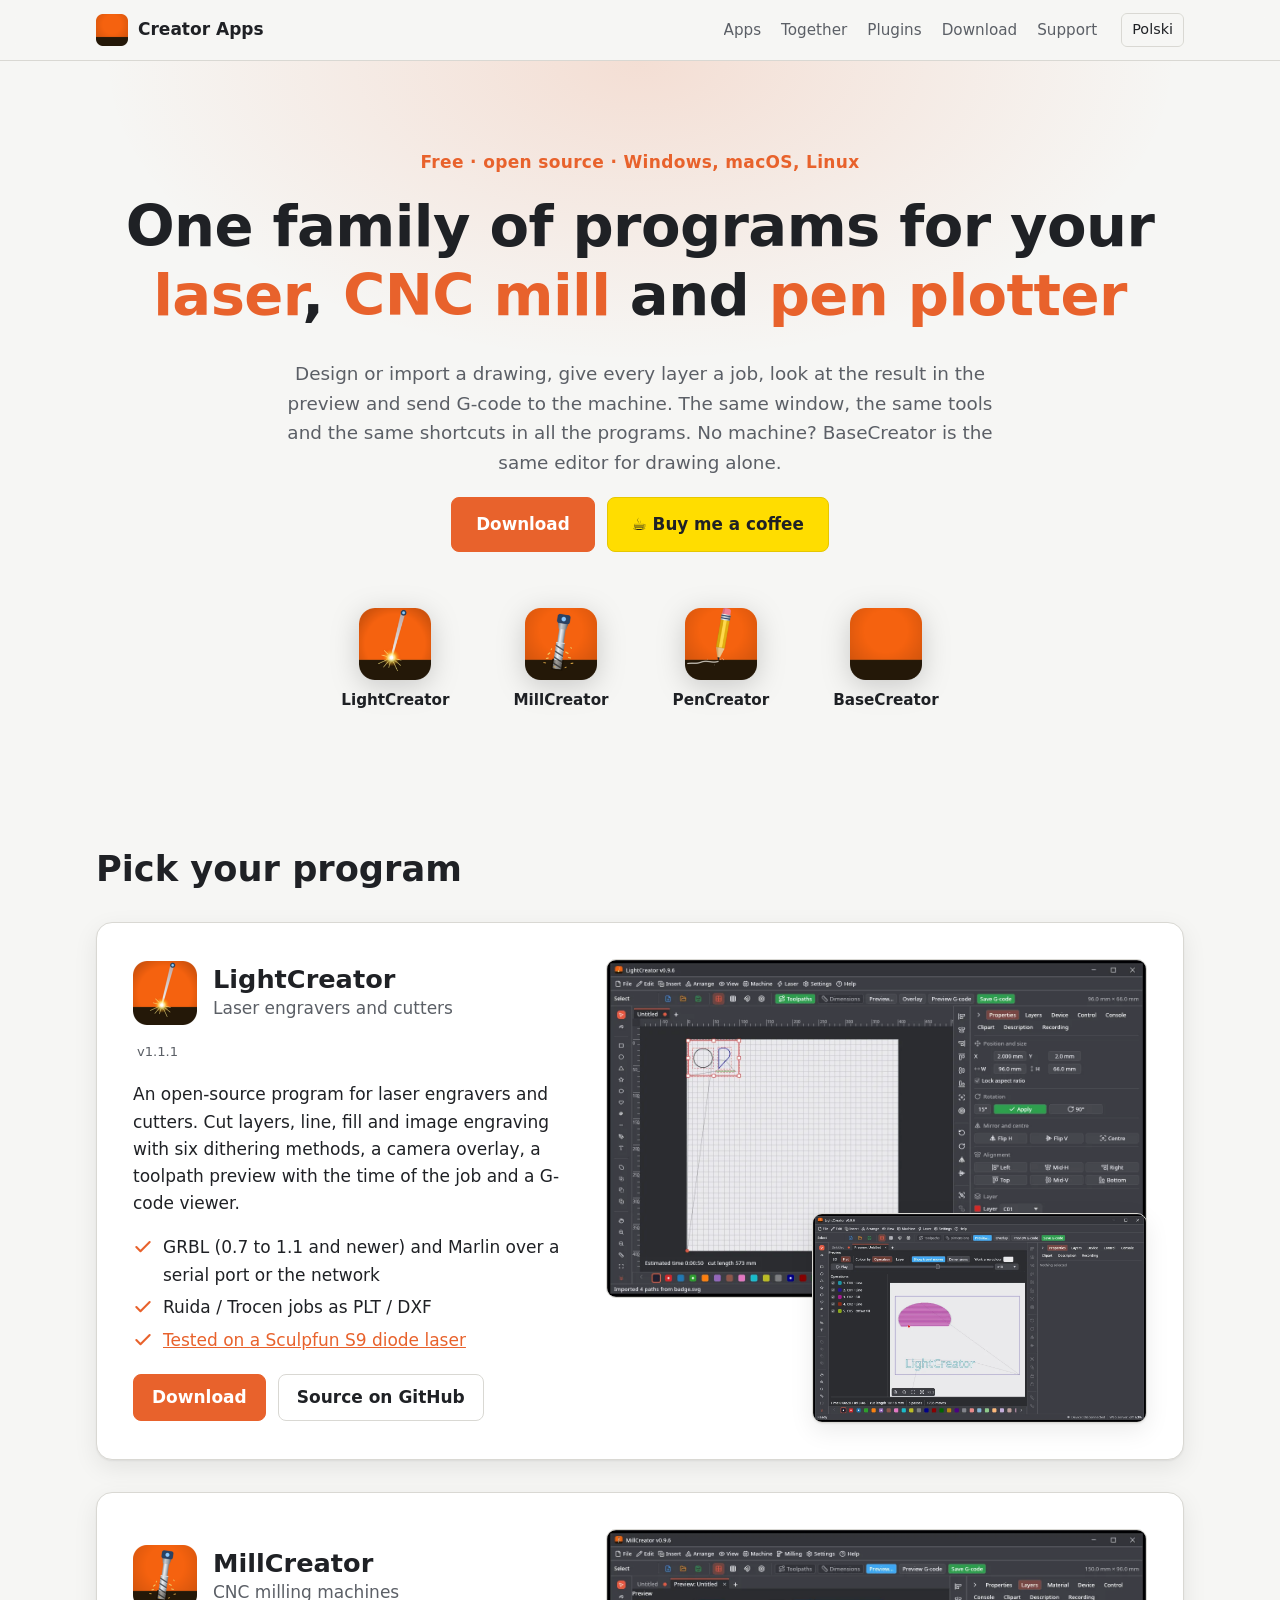
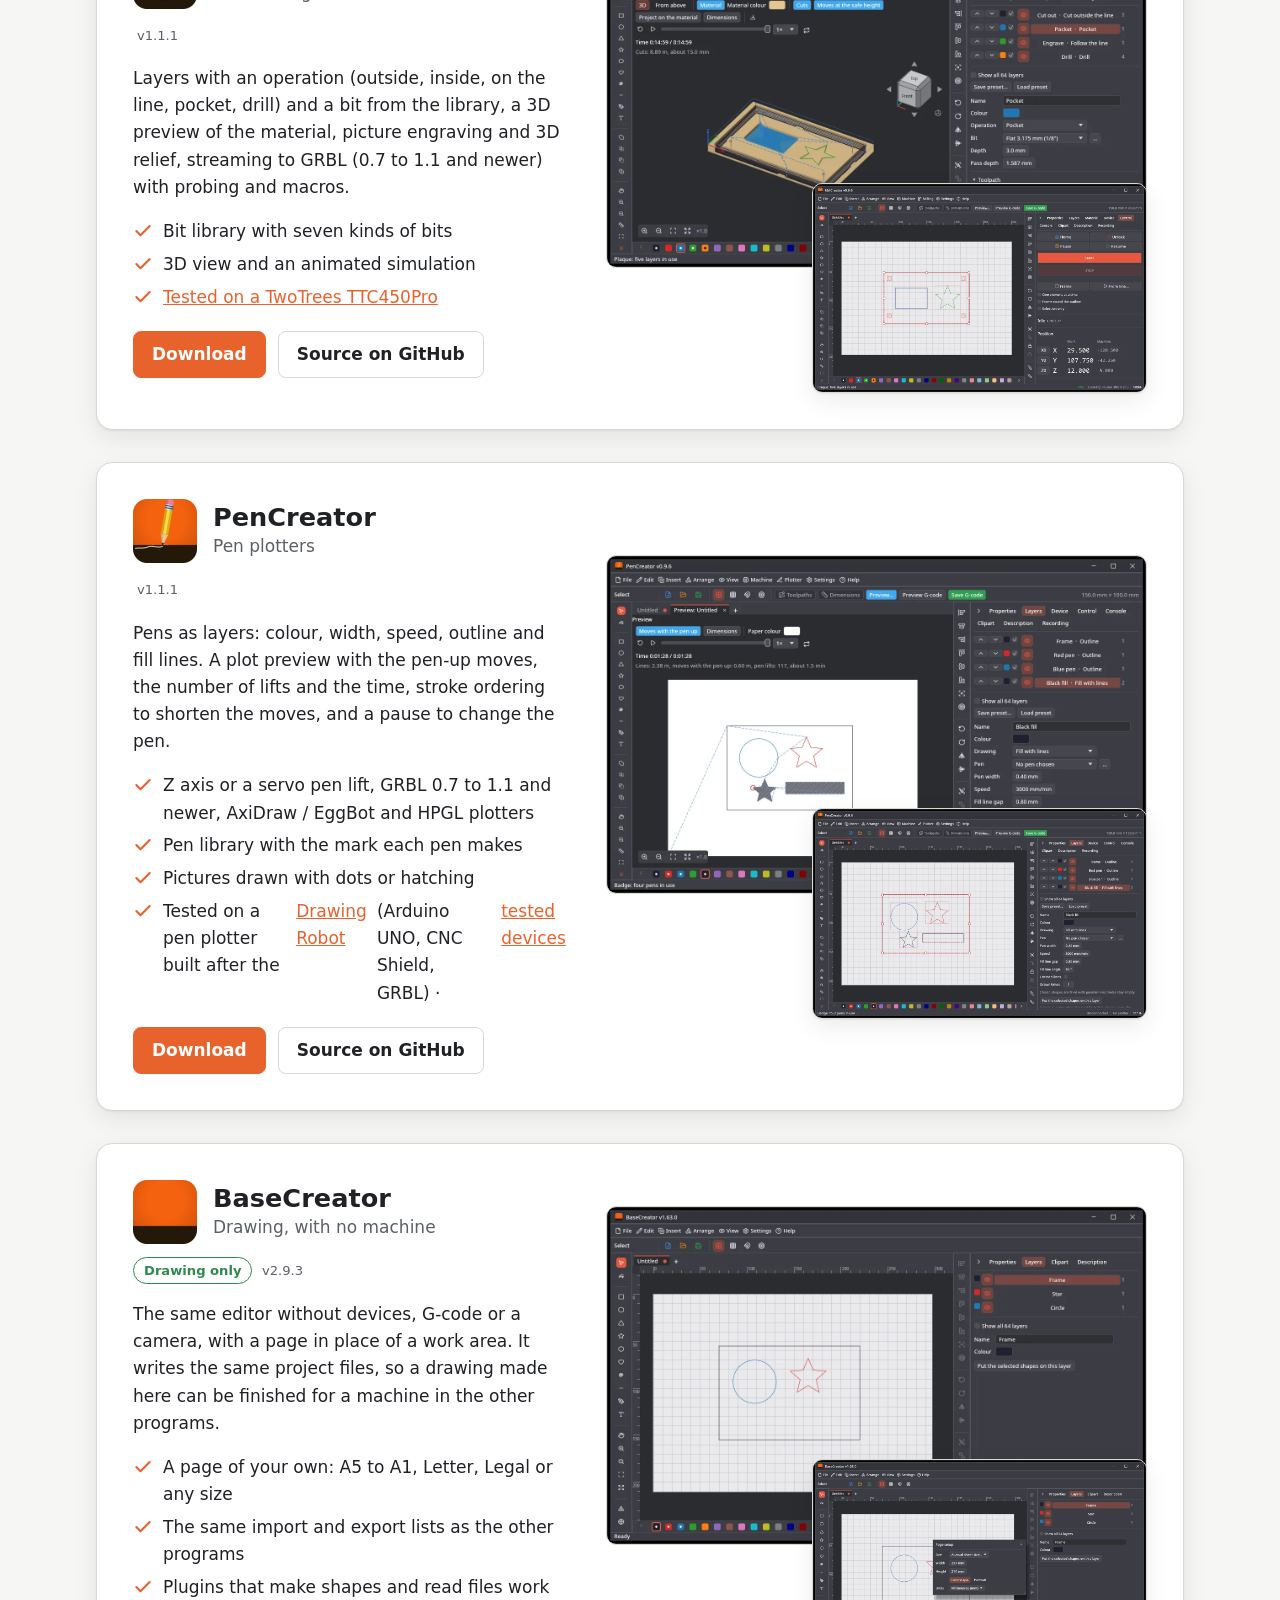
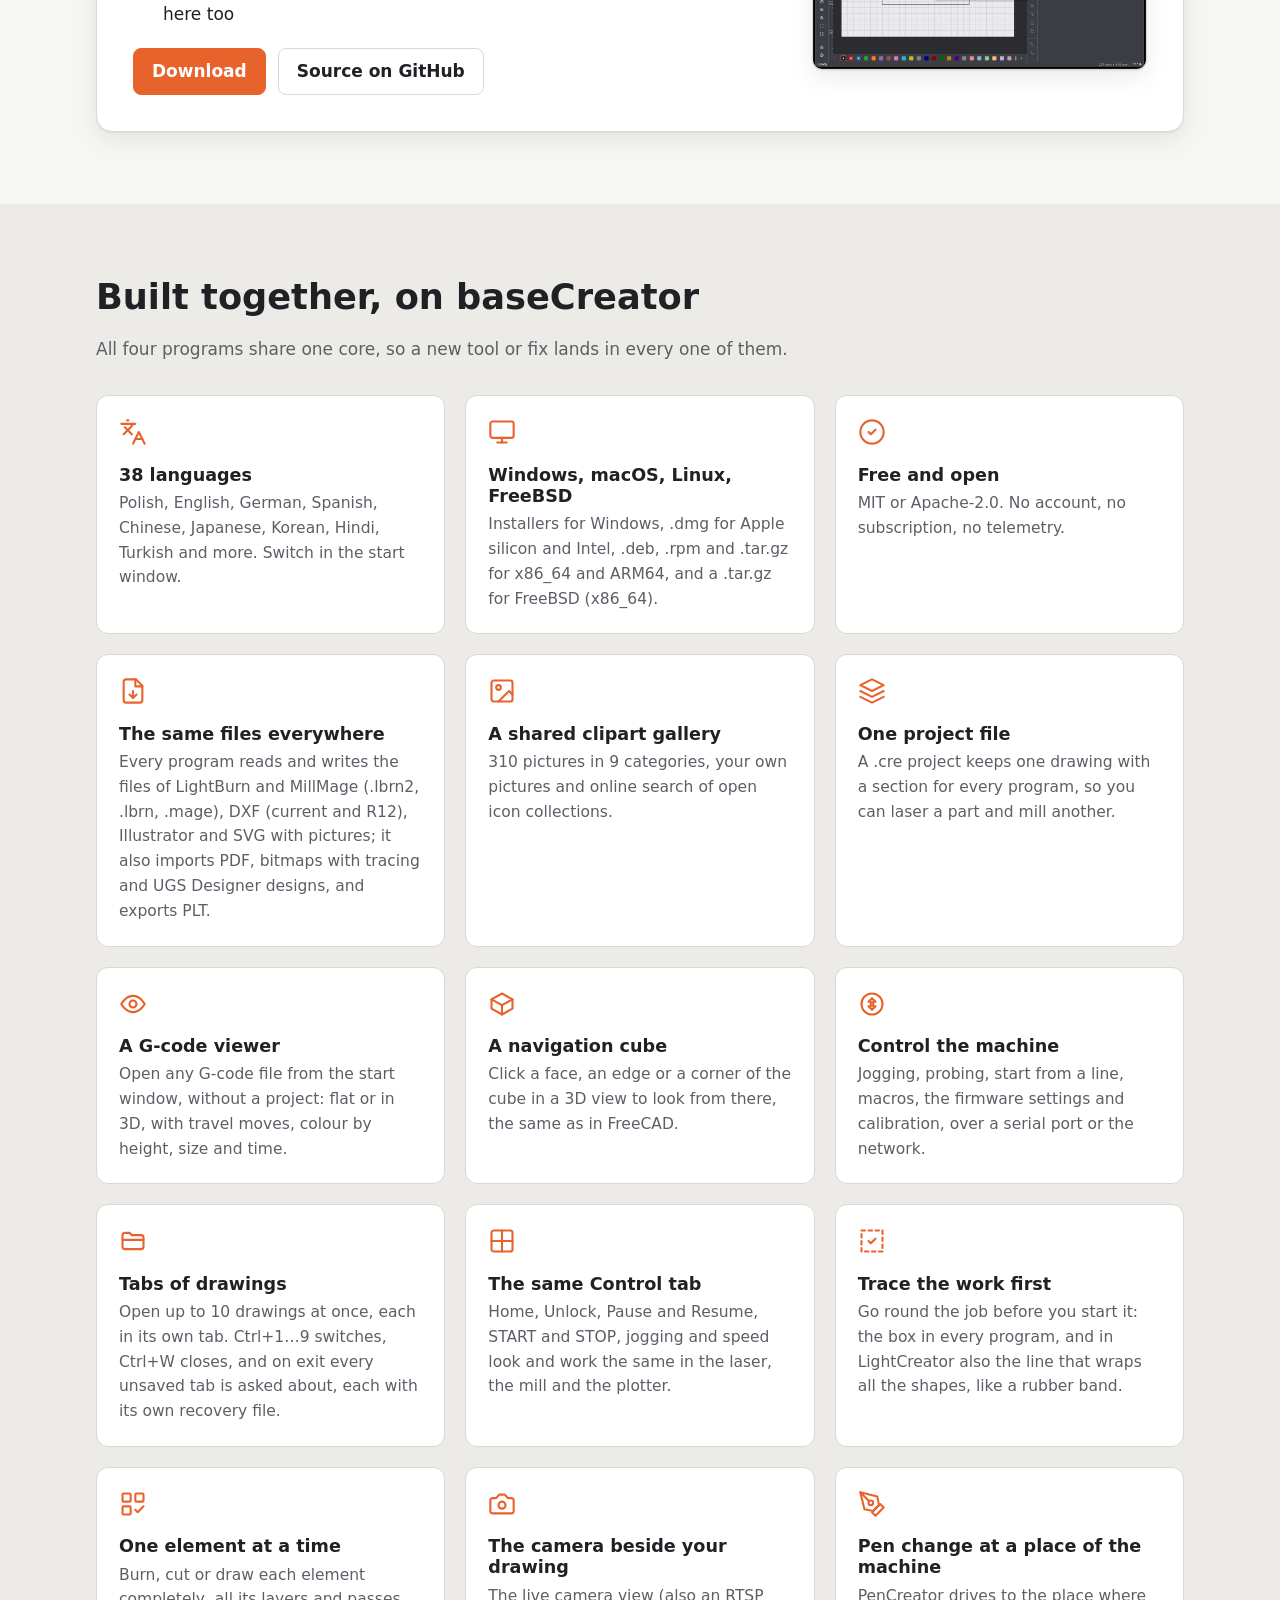
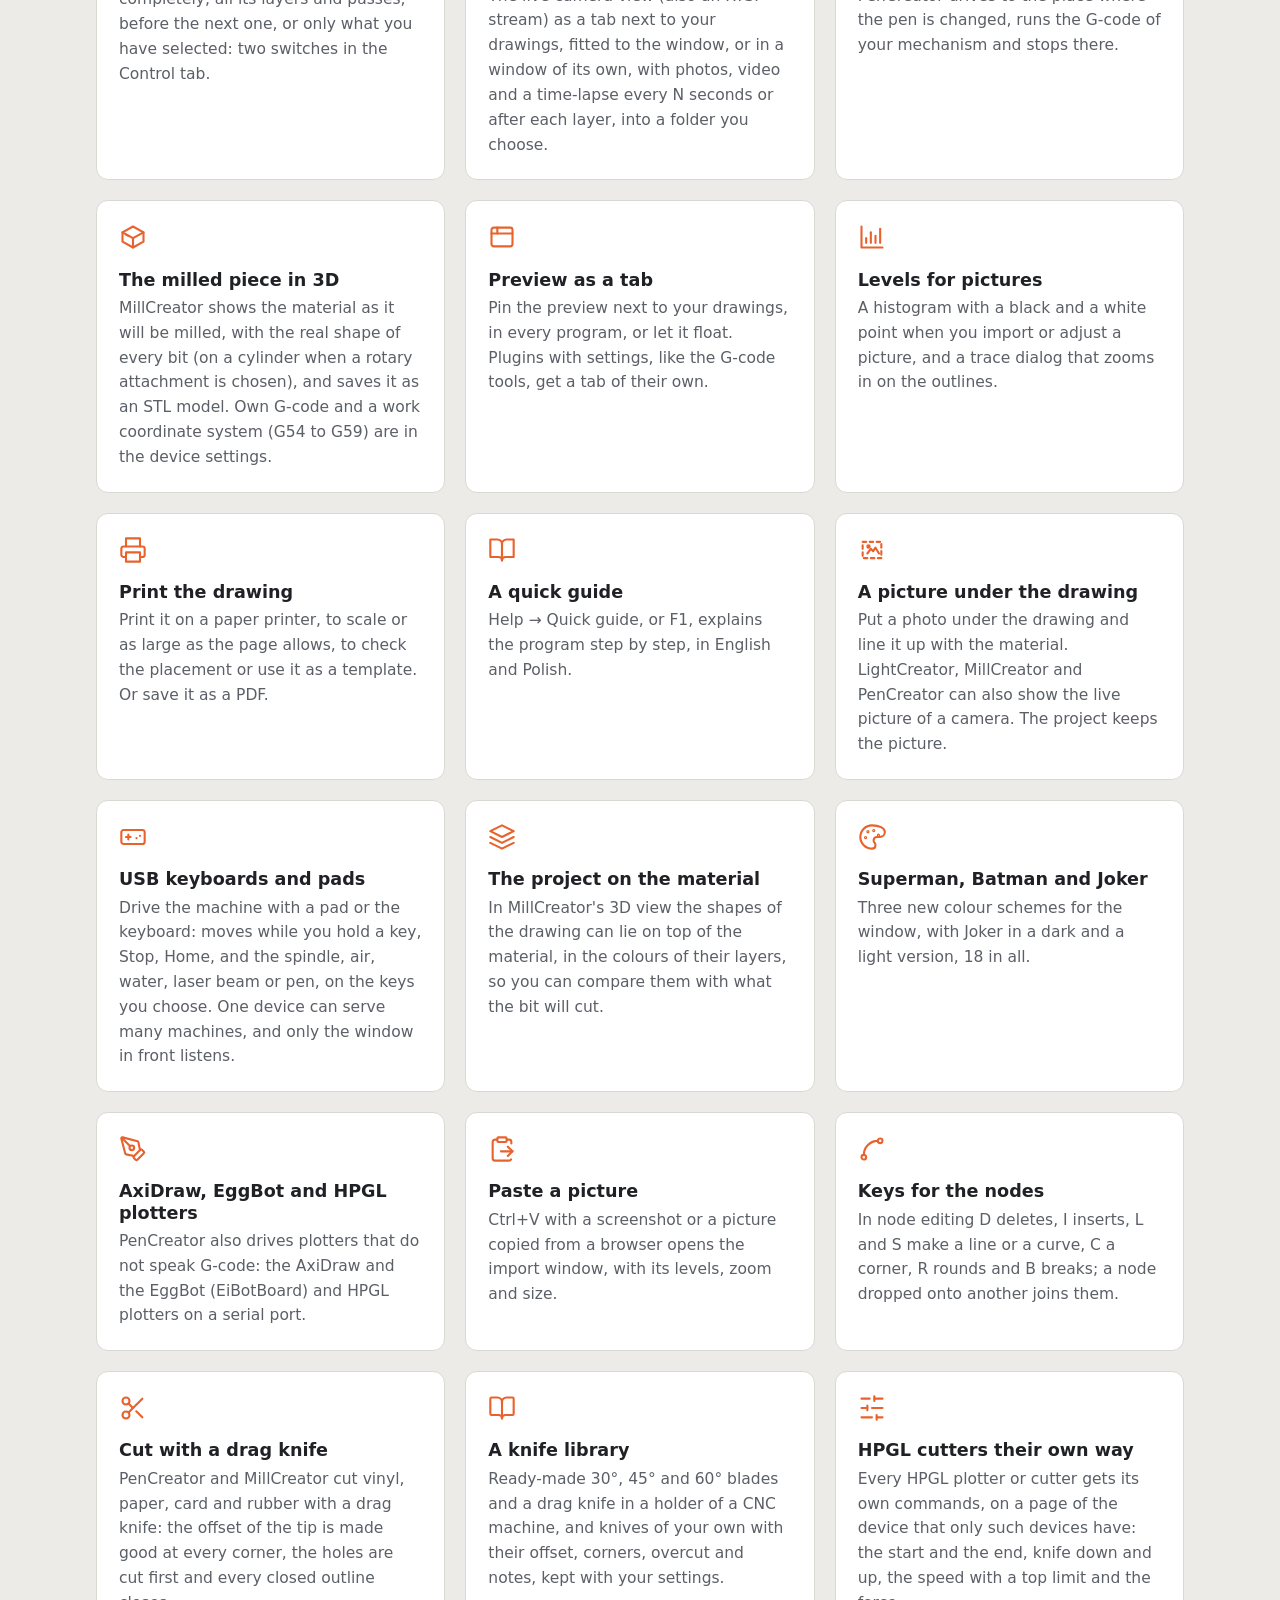
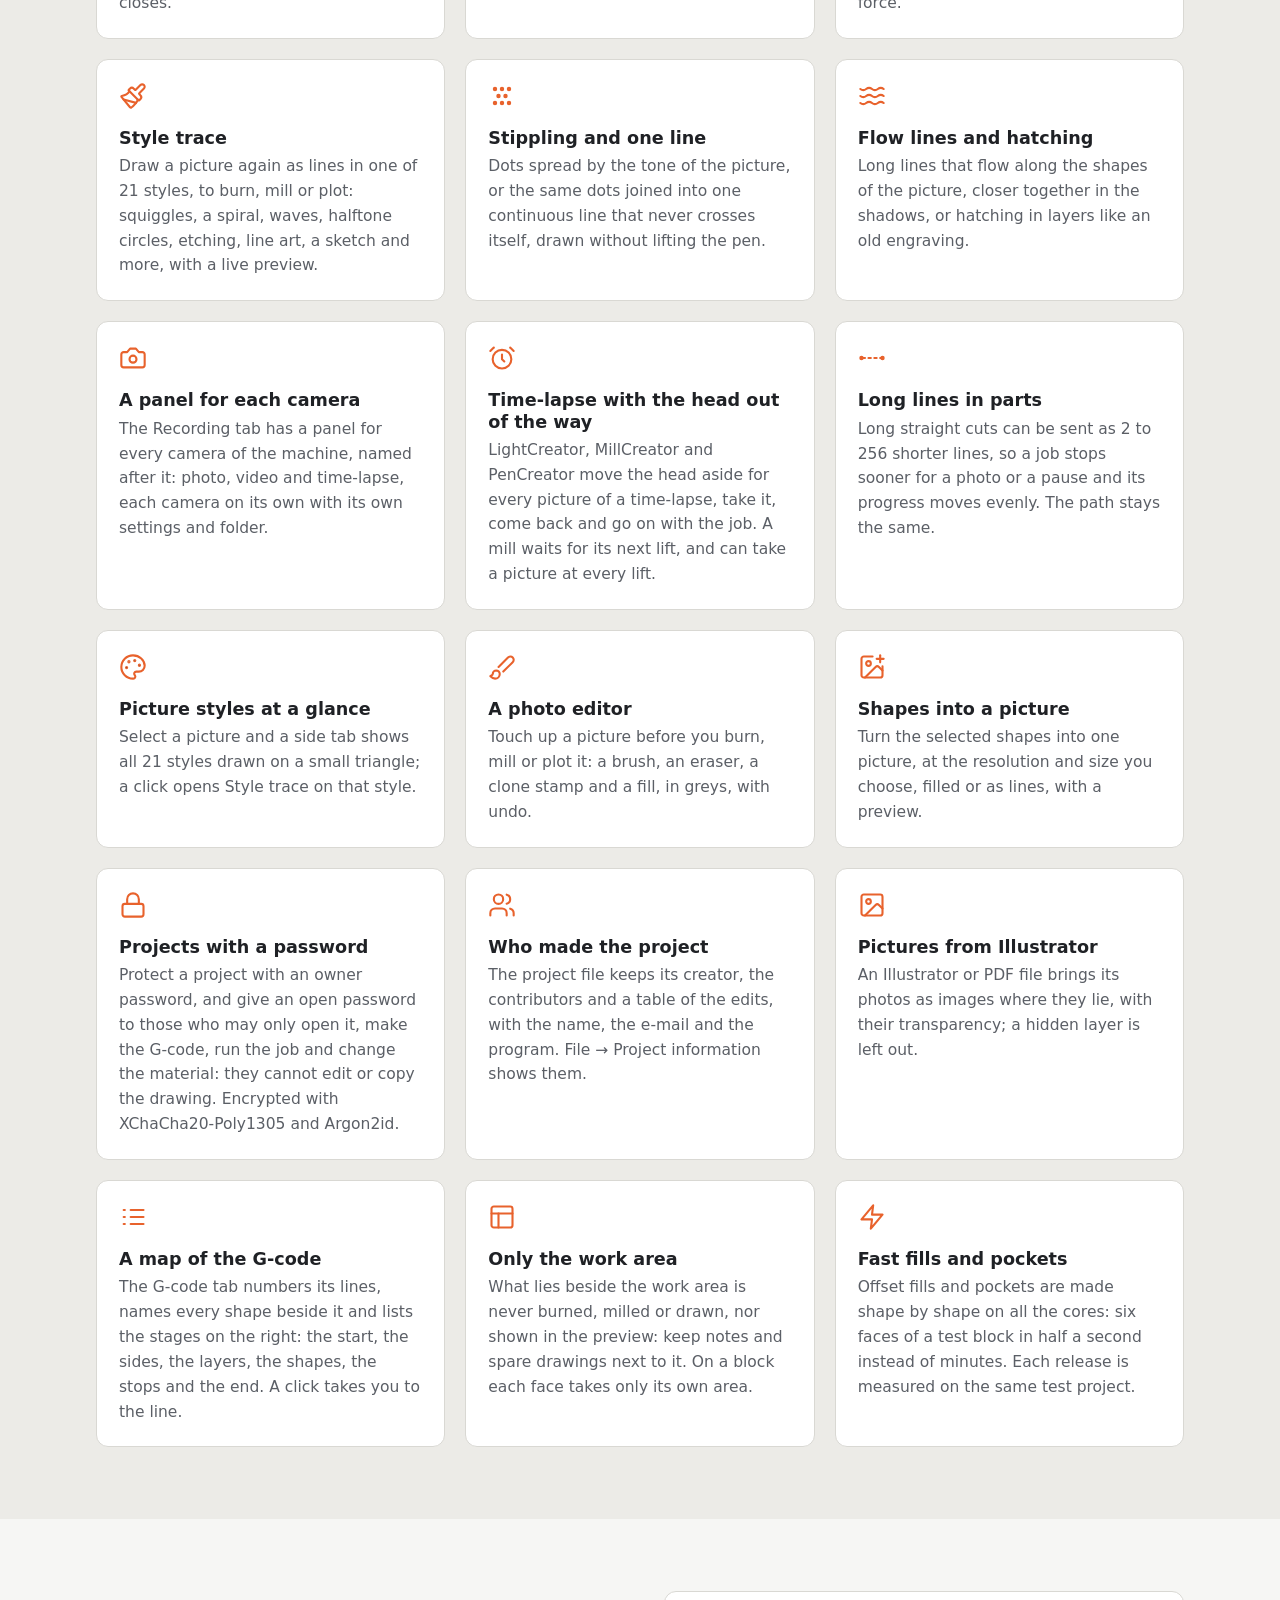
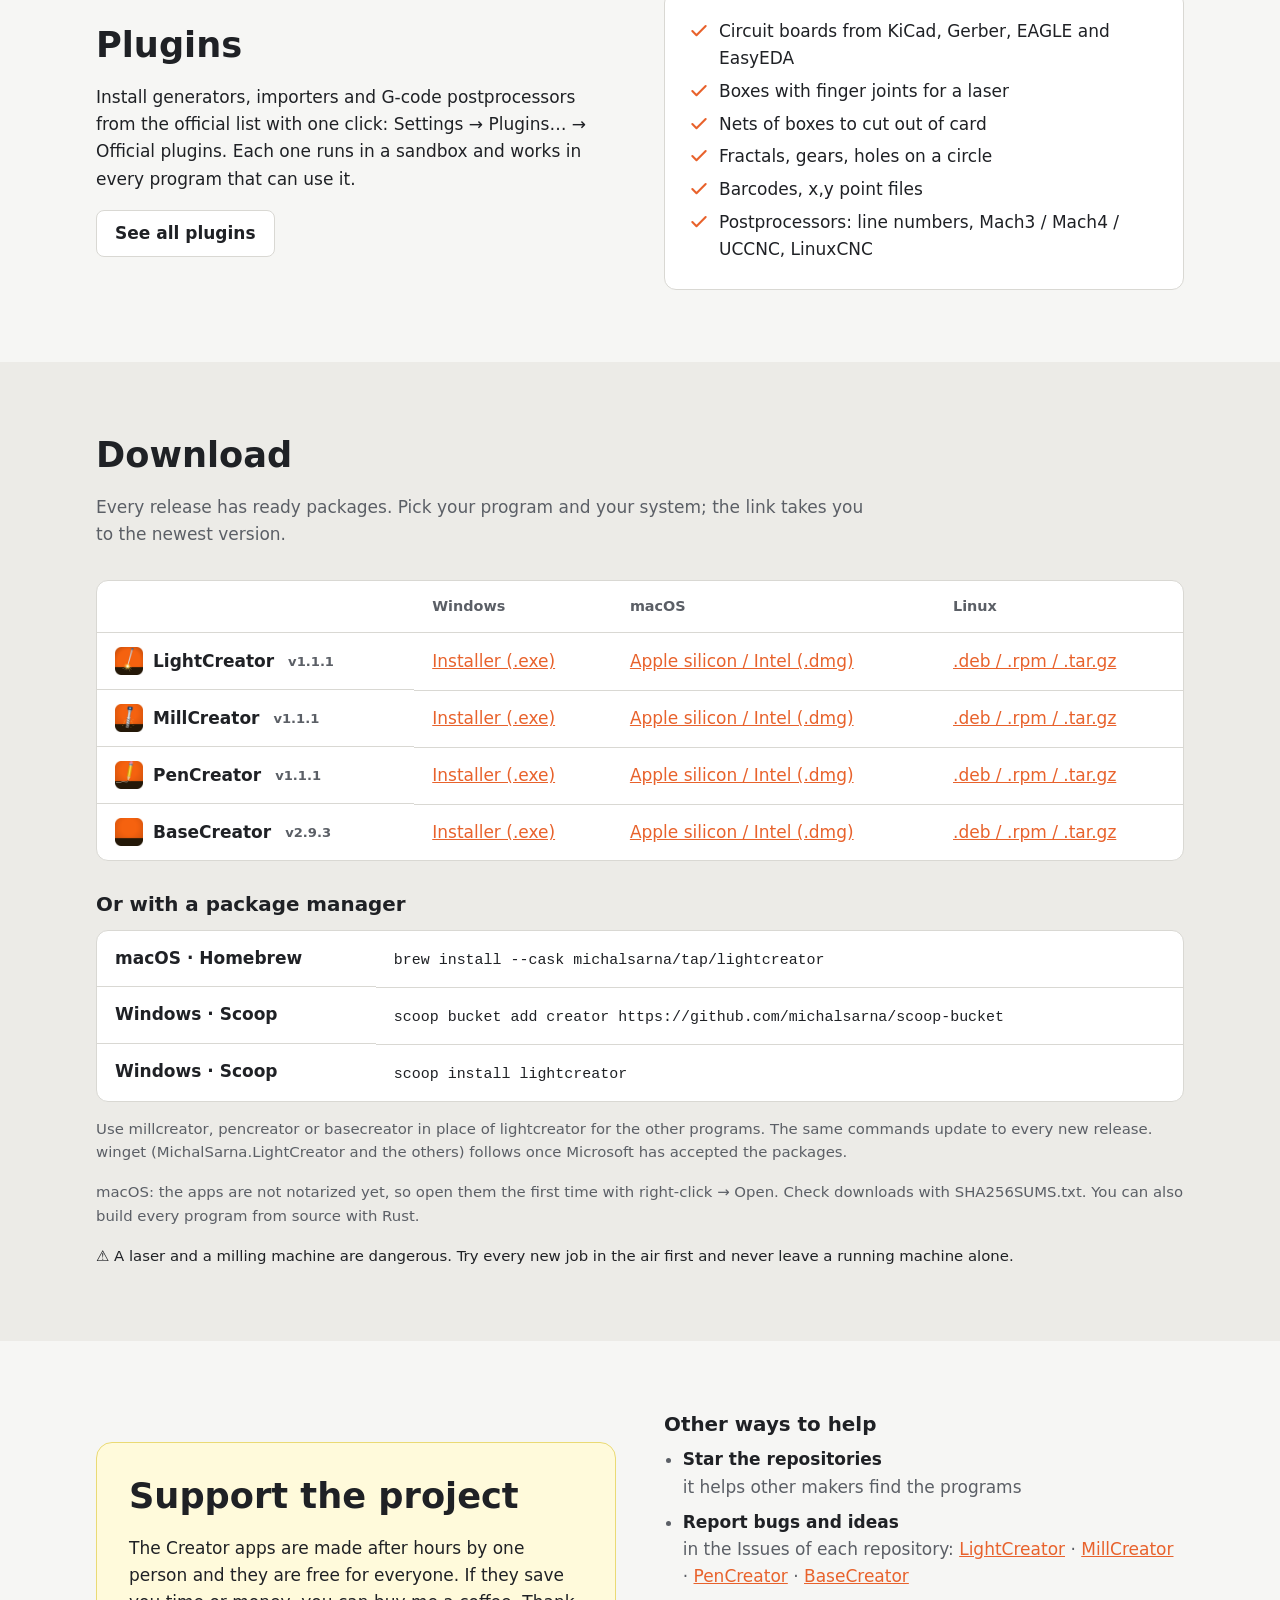
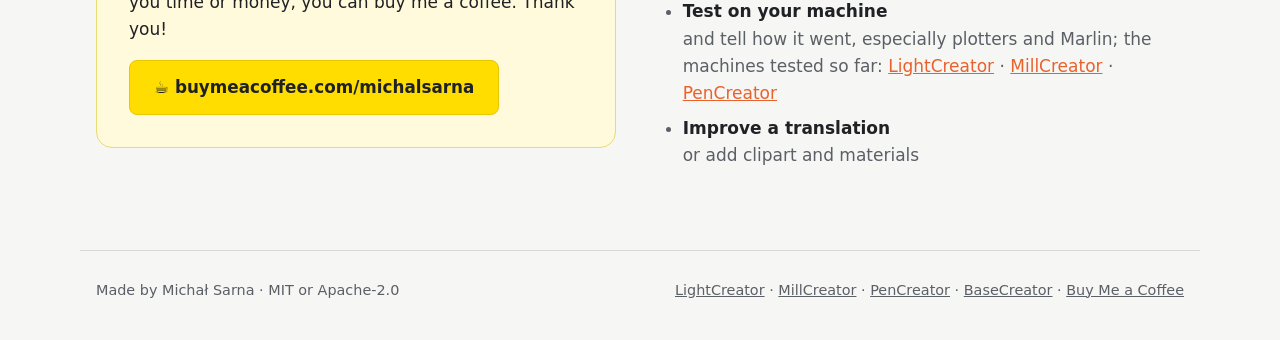
<file: index.html>
<!doctype html>
<html lang="en">
<head>
<meta charset="utf-8">
<meta name="viewport" content="width=device-width, initial-scale=1">
<title>Creator Apps · free software for lasers, CNC mills and pen plotters</title>
<meta name="description" content="LightCreator, MillCreator and PenCreator: free, open-source design and G-code software for laser engravers, CNC mills and pen plotters, and BaseCreator for drawing without a machine. Windows, macOS and Linux, 38 languages.">
<link rel="canonical" href="https://michalsarna.github.io/creatorapps/">
<link rel="alternate" hreflang="en" href="https://michalsarna.github.io/creatorapps/">
<link rel="alternate" hreflang="pl" href="https://michalsarna.github.io/creatorapps/pl/">
<link rel="alternate" hreflang="x-default" href="https://michalsarna.github.io/creatorapps/">
<meta property="og:type" content="website">
<meta property="og:url" content="https://michalsarna.github.io/creatorapps/">
<meta property="og:title" content="Creator Apps · free software for lasers, CNC mills and pen plotters">
<meta property="og:description" content="LightCreator, MillCreator and PenCreator: free, open-source design and G-code software for laser engravers, CNC mills and pen plotters, and BaseCreator for drawing without a machine. Windows, macOS and Linux, 38 languages.">
<meta property="og:image" content="https://michalsarna.github.io/creatorapps/img/og.jpg">
<meta property="og:locale" content="en_US">
<meta name="twitter:card" content="summary_large_image">
<meta name="theme-color" content="#1f2125">
<link rel="icon" href="img/favicon.png">
<script type="application/ld+json">{
 "@context": "https://schema.org",
 "@graph": [
  {
   "@type": "SoftwareApplication",
   "name": "LightCreator",
   "description": "An open-source program for laser engravers and cutters. Cut layers, line, fill and image engraving with six dithering methods, a camera overlay, a toolpath preview with the time of the job and a G-code viewer.",
   "applicationCategory": "DesignApplication",
   "operatingSystem": "Windows, macOS, Linux, FreeBSD",
   "softwareVersion": "1.1.1",
   "url": "https://github.com/michalsarna/LightCreator",
   "downloadUrl": "https://github.com/michalsarna/LightCreator/releases/latest",
   "license": [
    "https://opensource.org/license/mit",
    "https://www.apache.org/licenses/LICENSE-2.0"
   ],
   "offers": {
    "@type": "Offer",
    "price": "0",
    "priceCurrency": "EUR"
   },
   "author": {
    "@type": "Person",
    "name": "Michał Sarna"
   }
  },
  {
   "@type": "SoftwareApplication",
   "name": "MillCreator",
   "description": "Layers with an operation (outside, inside, on the line, pocket, drill) and a bit from the library, a 3D preview of the material, picture engraving and 3D relief, streaming to GRBL (0.7 to 1.1 and newer) with probing and macros.",
   "applicationCategory": "DesignApplication",
   "operatingSystem": "Windows, macOS, Linux, FreeBSD",
   "softwareVersion": "1.1.1",
   "url": "https://github.com/michalsarna/MillCreator",
   "downloadUrl": "https://github.com/michalsarna/MillCreator/releases/latest",
   "license": [
    "https://opensource.org/license/mit",
    "https://www.apache.org/licenses/LICENSE-2.0"
   ],
   "offers": {
    "@type": "Offer",
    "price": "0",
    "priceCurrency": "EUR"
   },
   "author": {
    "@type": "Person",
    "name": "Michał Sarna"
   }
  },
  {
   "@type": "SoftwareApplication",
   "name": "PenCreator",
   "description": "Pens as layers: colour, width, speed, outline and fill lines. A plot preview with the pen-up moves, the number of lifts and the time, stroke ordering to shorten the moves, and a pause to change the pen.",
   "applicationCategory": "DesignApplication",
   "operatingSystem": "Windows, macOS, Linux, FreeBSD",
   "softwareVersion": "1.1.1",
   "url": "https://github.com/michalsarna/PenCreator",
   "downloadUrl": "https://github.com/michalsarna/PenCreator/releases/latest",
   "license": [
    "https://opensource.org/license/mit",
    "https://www.apache.org/licenses/LICENSE-2.0"
   ],
   "offers": {
    "@type": "Offer",
    "price": "0",
    "priceCurrency": "EUR"
   },
   "author": {
    "@type": "Person",
    "name": "Michał Sarna"
   }
  },
  {
   "@type": "SoftwareApplication",
   "name": "BaseCreator",
   "description": "The same editor without devices, G-code or a camera, with a page in place of a work area. It writes the same project files, so a drawing made here can be finished for a machine in the other programs.",
   "applicationCategory": "DesignApplication",
   "operatingSystem": "Windows, macOS, Linux, FreeBSD",
   "softwareVersion": "2.9.3",
   "url": "https://github.com/michalsarna/baseCreator",
   "downloadUrl": "https://github.com/michalsarna/baseCreator/releases/latest",
   "license": [
    "https://opensource.org/license/mit",
    "https://www.apache.org/licenses/LICENSE-2.0"
   ],
   "offers": {
    "@type": "Offer",
    "price": "0",
    "priceCurrency": "EUR"
   },
   "author": {
    "@type": "Person",
    "name": "Michał Sarna"
   }
  }
 ]
}</script>
<link rel="stylesheet" href="style.css">
<script>try{var s=localStorage.getItem("creatorapps-lang");if(!s&&/^pl\b/i.test(navigator.language||"")){location.replace("pl/")}else{localStorage.setItem("creatorapps-lang","en")}}catch(e){}</script>
</head>
<body>
<a class="skip" href="#main">Skip to content</a>
<header class="top">
  <div class="wrap bar">
    <a class="brand" href="./"><img src="img/basecreator.png" alt="" width="32" height="32">Creator Apps</a>
    <nav><a href="#apps">Apps</a><a href="#together">Together</a><a href="#plugins">Plugins</a><a href="#download">Download</a><a href="#support">Support</a></nav>
    <a class="lang" href="pl/" hreflang="pl" lang="pl">Polski</a>
  </div>
</header>

<main id="main">
  <section class="hero">
    <div class="wrap">
      <p class="kicker">Free · open source · Windows, macOS, Linux</p>
      <h1>One family of programs for your <em>laser</em>, <em>CNC mill</em> and <em>pen plotter</em></h1>
      <p class="lead">Design or import a drawing, give every layer a job, look at the result in the preview and send G-code to the machine. The same window, the same tools and the same shortcuts in all the programs. No machine? BaseCreator is the same editor for drawing alone.</p>
      <div class="actions">
        <a class="btn primary big" href="#download">Download</a>
        <a class="btn coffee big" href="https://buymeacoffee.com/michalsarna">☕ Buy me a coffee</a>
      </div>
      <div class="trio">
        <a href="#lightcreator"><img src="img/lightcreator.png" alt="" width="72" height="72"><span>LightCreator</span></a>
        <a href="#millcreator"><img src="img/millcreator.png" alt="" width="72" height="72"><span>MillCreator</span></a>
        <a href="#pencreator"><img src="img/pencreator.png" alt="" width="72" height="72"><span>PenCreator</span></a>
        <a href="#basecreator"><img src="img/basecreator.png" alt="" width="72" height="72"><span>BaseCreator</span></a>
      </div>
    </div>
  </section>

  <section id="apps" class="wrap">
    <h2>Pick your program</h2>
      <article class="app app-lc" id="lightcreator">
        <div class="app-text">
          <header>
            <img src="img/lightcreator.png" alt="" width="64" height="64">
            <div><h3>LightCreator</h3><p class="tag">Laser engravers and cutters</p></div>
          </header>
          <span class="ver">v1.1.1</span>
          <p>An open-source program for laser engravers and cutters. Cut layers, line, fill and image engraving with six dithering methods, a camera overlay, a toolpath preview with the time of the job and a G-code viewer.</p>
          <ul class="checks"><li><svg viewBox="0 0 24 24" aria-hidden="true"><path d="M20 6 9 17l-5-5"/></svg>GRBL (0.7 to 1.1 and newer) and Marlin over a serial port or the network</li><li><svg viewBox="0 0 24 24" aria-hidden="true"><path d="M20 6 9 17l-5-5"/></svg>Ruida / Trocen jobs as PLT / DXF</li><li><svg viewBox="0 0 24 24" aria-hidden="true"><path d="M20 6 9 17l-5-5"/></svg><a href="https://github.com/michalsarna/LightCreator/blob/main/TESTS_ON_DEVICES.md">Tested on a Sculpfun S9 diode laser</a></li></ul>
          <div class="actions">
            <a class="btn primary" href="https://github.com/michalsarna/LightCreator/releases/latest">Download</a>
            <a class="btn" href="https://github.com/michalsarna/LightCreator">Source on GitHub</a>
          </div>
        </div>
        <div class="shots"><figure><img src="img/lc-editor.webp" alt="The editor with the Properties tab" width="1280" height="800" loading="lazy"><figcaption>The editor with the Properties tab</figcaption></figure><figure><img src="img/lc-preview.webp" alt="The preview of a job" width="1280" height="800" loading="lazy"><figcaption>The preview of a job</figcaption></figure></div>
      </article>
      <article class="app app-mc" id="millcreator">
        <div class="app-text">
          <header>
            <img src="img/millcreator.png" alt="" width="64" height="64">
            <div><h3>MillCreator</h3><p class="tag">CNC milling machines</p></div>
          </header>
          <span class="ver">v1.1.1</span>
          <p>Layers with an operation (outside, inside, on the line, pocket, drill) and a bit from the library, a 3D preview of the material, picture engraving and 3D relief, streaming to GRBL (0.7 to 1.1 and newer) with probing and macros.</p>
          <ul class="checks"><li><svg viewBox="0 0 24 24" aria-hidden="true"><path d="M20 6 9 17l-5-5"/></svg>Bit library with seven kinds of bits</li><li><svg viewBox="0 0 24 24" aria-hidden="true"><path d="M20 6 9 17l-5-5"/></svg>3D view and an animated simulation</li><li><svg viewBox="0 0 24 24" aria-hidden="true"><path d="M20 6 9 17l-5-5"/></svg><a href="https://github.com/michalsarna/MillCreator/blob/main/TESTS_ON_DEVICES.md">Tested on a TwoTrees TTC450Pro</a></li></ul>
          <div class="actions">
            <a class="btn primary" href="https://github.com/michalsarna/MillCreator/releases/latest">Download</a>
            <a class="btn" href="https://github.com/michalsarna/MillCreator">Source on GitHub</a>
          </div>
        </div>
        <div class="shots"><figure><img src="img/mc-3d.webp" alt="The 3D preview of the cuts" width="1280" height="800" loading="lazy"><figcaption>The 3D preview of the cuts</figcaption></figure><figure><img src="img/mc-control.webp" alt="The Control tab: START / STOP, position, jogging" width="1280" height="800" loading="lazy"><figcaption>The Control tab: START / STOP, position, jogging</figcaption></figure></div>
      </article>
      <article class="app app-pc" id="pencreator">
        <div class="app-text">
          <header>
            <img src="img/pencreator.png" alt="" width="64" height="64">
            <div><h3>PenCreator</h3><p class="tag">Pen plotters</p></div>
          </header>
          <span class="ver">v1.1.1</span>
          <p>Pens as layers: colour, width, speed, outline and fill lines. A plot preview with the pen-up moves, the number of lifts and the time, stroke ordering to shorten the moves, and a pause to change the pen.</p>
          <ul class="checks"><li><svg viewBox="0 0 24 24" aria-hidden="true"><path d="M20 6 9 17l-5-5"/></svg>Z axis or a servo pen lift, GRBL 0.7 to 1.1 and newer, AxiDraw / EggBot and HPGL plotters</li><li><svg viewBox="0 0 24 24" aria-hidden="true"><path d="M20 6 9 17l-5-5"/></svg>Pen library with the mark each pen makes</li><li><svg viewBox="0 0 24 24" aria-hidden="true"><path d="M20 6 9 17l-5-5"/></svg>Pictures drawn with dots or hatching</li><li><svg viewBox="0 0 24 24" aria-hidden="true"><path d="M20 6 9 17l-5-5"/></svg>Tested on a pen plotter built after the <a href="https://www.printables.com/model/137296-drawing-robot-arduino-uno-cnc-shield-grbl">Drawing Robot</a> (Arduino UNO, CNC Shield, GRBL) · <a href="https://github.com/michalsarna/PenCreator/blob/main/TESTS_ON_DEVICES.md">tested devices</a></li></ul>
          <div class="actions">
            <a class="btn primary" href="https://github.com/michalsarna/PenCreator/releases/latest">Download</a>
            <a class="btn" href="https://github.com/michalsarna/PenCreator">Source on GitHub</a>
          </div>
        </div>
        <div class="shots"><figure><img src="img/pc-plot.webp" alt="The plot preview" width="1280" height="800" loading="lazy"><figcaption>The plot preview</figcaption></figure><figure><img src="img/pc-layers.webp" alt="Pens as layers" width="1280" height="800" loading="lazy"><figcaption>Pens as layers</figcaption></figure></div>
      </article>
      <article class="app app-bc" id="basecreator">
        <div class="app-text">
          <header>
            <img src="img/basecreator.png" alt="" width="64" height="64">
            <div><h3>BaseCreator</h3><p class="tag">Drawing, with no machine</p></div>
          </header>
          <span class="status">Drawing only</span> <span class="ver">v2.9.3</span>
          <p>The same editor without devices, G-code or a camera, with a page in place of a work area. It writes the same project files, so a drawing made here can be finished for a machine in the other programs.</p>
          <ul class="checks"><li><svg viewBox="0 0 24 24" aria-hidden="true"><path d="M20 6 9 17l-5-5"/></svg>A page of your own: A5 to A1, Letter, Legal or any size</li><li><svg viewBox="0 0 24 24" aria-hidden="true"><path d="M20 6 9 17l-5-5"/></svg>The same import and export lists as the other programs</li><li><svg viewBox="0 0 24 24" aria-hidden="true"><path d="M20 6 9 17l-5-5"/></svg>Plugins that make shapes and read files work here too</li></ul>
          <div class="actions">
            <a class="btn primary" href="https://github.com/michalsarna/baseCreator/releases/latest">Download</a>
            <a class="btn" href="https://github.com/michalsarna/baseCreator">Source on GitHub</a>
          </div>
        </div>
        <div class="shots"><figure><img src="img/bc-editor.webp" alt="The editor with the Layers tab" width="1280" height="800" loading="lazy"><figcaption>The editor with the Layers tab</figcaption></figure><figure><img src="img/bc-page.webp" alt="Page setup" width="1280" height="800" loading="lazy"><figcaption>Page setup</figcaption></figure></div>
      </article>
  </section>

  <section id="together" class="band">
    <div class="wrap">
      <h2>Built together, on baseCreator</h2>
      <p class="sub">All four programs share one core, so a new tool or fix lands in every one of them.</p>
      <div class="feats"><div class="feat"><svg viewBox="0 0 24 24" aria-hidden="true"><path d="m5 8 6 6"/><path d="m4 14 6-6 2-3"/><path d="M2 5h12"/><path d="M7 2h1"/><path d="m22 22-5-10-5 10"/><path d="M14 18h6"/></svg><h3>38 languages</h3><p>Polish, English, German, Spanish, Chinese, Japanese, Korean, Hindi, Turkish and more. Switch in the start window.</p></div><div class="feat"><svg viewBox="0 0 24 24" aria-hidden="true"><rect x="2" y="3" width="20" height="14" rx="2"/><path d="M8 21h8"/><path d="M12 17v4"/></svg><h3>Windows, macOS, Linux, FreeBSD</h3><p>Installers for Windows, .dmg for Apple silicon and Intel, .deb, .rpm and .tar.gz for x86_64 and ARM64, and a .tar.gz for FreeBSD (x86_64).</p></div><div class="feat"><svg viewBox="0 0 24 24" aria-hidden="true"><path d="M12 2a10 10 0 1 0 0 20 10 10 0 0 0 0-20Z"/><path d="M9 12l2 2 4-4"/></svg><h3>Free and open</h3><p>MIT or Apache-2.0. No account, no subscription, no telemetry.</p></div><div class="feat"><svg viewBox="0 0 24 24" aria-hidden="true"><path d="M14.5 2H6a2 2 0 0 0-2 2v16a2 2 0 0 0 2 2h12a2 2 0 0 0 2-2V7.5Z"/><path d="M14 2v6h6"/><path d="M12 18v-6"/><path d="m9 15 3 3 3-3"/></svg><h3>The same files everywhere</h3><p>Every program reads and writes the files of LightBurn and MillMage (.lbrn2, .lbrn, .mage), DXF (current and R12), Illustrator and SVG with pictures; it also imports PDF, bitmaps with tracing and UGS Designer designs, and exports PLT.</p></div><div class="feat"><svg viewBox="0 0 24 24" aria-hidden="true"><rect x="3" y="3" width="18" height="18" rx="2"/><circle cx="9" cy="9" r="2"/><path d="m21 15-3-3-9 9"/></svg><h3>A shared clipart gallery</h3><p>310 pictures in 9 categories, your own pictures and online search of open icon collections.</p></div><div class="feat"><svg viewBox="0 0 24 24" aria-hidden="true"><path d="M12 2 2 7l10 5 10-5-10-5Z"/><path d="m2 17 10 5 10-5"/><path d="m2 12 10 5 10-5"/></svg><h3>One project file</h3><p>A .cre project keeps one drawing with a section for every program, so you can laser a part and mill another.</p></div><div class="feat"><svg viewBox="0 0 24 24" aria-hidden="true"><path d="M2 12s3.6-7 10-7 10 7 10 7-3.6 7-10 7S2 12 2 12Z"/><circle cx="12" cy="12" r="3"/></svg><h3>A G-code viewer</h3><p>Open any G-code file from the start window, without a project: flat or in 3D, with travel moves, colour by height, size and time.</p></div><div class="feat"><svg viewBox="0 0 24 24" aria-hidden="true"><path d="M21 8 12 3 3 8v8l9 5 9-5Z"/><path d="m3 8 9 5 9-5"/><path d="M12 13v8"/></svg><h3>A navigation cube</h3><p>Click a face, an edge or a corner of the cube in a 3D view to look from there, the same as in FreeCAD.</p></div><div class="feat"><svg viewBox="0 0 24 24" aria-hidden="true"><circle cx="12" cy="12" r="9"/><path d="m12 7 3 3h-2v4h2l-3 3-3-3h2v-4H9Z"/></svg><h3>Control the machine</h3><p>Jogging, probing, start from a line, macros, the firmware settings and calibration, over a serial port or the network.</p></div><div class="feat"><svg viewBox="0 0 24 24" aria-hidden="true"><path d="M3 7a2 2 0 0 1 2-2h4l2 2h8a2 2 0 0 1 2 2v8a2 2 0 0 1-2 2H5a2 2 0 0 1-2-2Z"/><path d="M3 11h18"/></svg><h3>Tabs of drawings</h3><p>Open up to 10 drawings at once, each in its own tab. Ctrl+1…9 switches, Ctrl+W closes, and on exit every unsaved tab is asked about, each with its own recovery file.</p></div><div class="feat"><svg viewBox="0 0 24 24" aria-hidden="true"><rect x="3" y="3" width="18" height="18" rx="2"/><path d="M3 12h18"/><path d="M12 3v18"/></svg><h3>The same Control tab</h3><p>Home, Unlock, Pause and Resume, START and STOP, jogging and speed look and work the same in the laser, the mill and the plotter.</p></div><div class="feat"><svg viewBox="0 0 24 24" aria-hidden="true"><path d="M3 3h18v18H3Z" stroke-dasharray="3 3"/><path d="m9 12 2 2 4-4"/></svg><h3>Trace the work first</h3><p>Go round the job before you start it: the box in every program, and in LightCreator also the line that wraps all the shapes, like a rubber band.</p></div><div class="feat"><svg viewBox="0 0 24 24" aria-hidden="true"><rect x="3" y="3" width="7" height="7" rx="1"/><rect x="14" y="3" width="7" height="7" rx="1"/><rect x="3" y="14" width="7" height="7" rx="1"/><path d="m14 17 2 2 5-5"/></svg><h3>One element at a time</h3><p>Burn, cut or draw each element completely, all its layers and passes, before the next one, or only what you have selected: two switches in the Control tab.</p></div><div class="feat"><svg viewBox="0 0 24 24" aria-hidden="true"><path d="M14.5 4h-5L7 7H4a2 2 0 0 0-2 2v9a2 2 0 0 0 2 2h16a2 2 0 0 0 2-2V9a2 2 0 0 0-2-2h-3Z"/><circle cx="12" cy="13" r="3"/></svg><h3>The camera beside your drawing</h3><p>The live camera view (also an RTSP stream) as a tab next to your drawings, fitted to the window, or in a window of its own, with photos, video and a time-lapse every N seconds or after each layer, into a folder you choose.</p></div><div class="feat"><svg viewBox="0 0 24 24" aria-hidden="true"><path d="m12 19 7-7 3 3-7 7-3-3Z"/><path d="m18 13-1.5-7.5L2 2l3.5 14.5L13 18l5-5Z"/><path d="m2 2 7.6 7.6"/><circle cx="11" cy="11" r="2"/></svg><h3>Pen change at a place of the machine</h3><p>PenCreator drives to the place where the pen is changed, runs the G-code of your mechanism and stops there.</p></div><div class="feat"><svg viewBox="0 0 24 24" aria-hidden="true"><path d="M21 8 12 3 3 8v8l9 5 9-5Z"/><path d="M3 8l9 5 9-5"/><path d="M12 13v8"/><path d="M8 11l-2-1"/></svg><h3>The milled piece in 3D</h3><p>MillCreator shows the material as it will be milled, with the real shape of every bit (on a cylinder when a rotary attachment is chosen), and saves it as an STL model. Own G-code and a work coordinate system (G54 to G59) are in the device settings.</p></div><div class="feat"><svg viewBox="0 0 24 24" aria-hidden="true"><rect x="3" y="4" width="18" height="16" rx="2"/><path d="M3 9h18"/><path d="M8 4v5"/></svg><h3>Preview as a tab</h3><p>Pin the preview next to your drawings, in every program, or let it float. Plugins with settings, like the G-code tools, get a tab of their own.</p></div><div class="feat"><svg viewBox="0 0 24 24" aria-hidden="true"><path d="M3 3v18h18"/><path d="M7 17v-4"/><path d="M11 17V8"/><path d="M15 17v-6"/><path d="M19 17V5"/></svg><h3>Levels for pictures</h3><p>A histogram with a black and a white point when you import or adjust a picture, and a trace dialog that zooms in on the outlines.</p></div><div class="feat"><svg viewBox="0 0 24 24" aria-hidden="true"><path d="M6 9V2h12v7"/><path d="M6 18H4a2 2 0 0 1-2-2v-5a2 2 0 0 1 2-2h16a2 2 0 0 1 2 2v5a2 2 0 0 1-2 2h-2"/><rect x="6" y="14" width="12" height="8"/></svg><h3>Print the drawing</h3><p>Print it on a paper printer, to scale or as large as the page allows, to check the placement or use it as a template. Or save it as a PDF.</p></div><div class="feat"><svg viewBox="0 0 24 24" aria-hidden="true"><path d="M2 3h6a4 4 0 0 1 4 4v14a3 3 0 0 0-3-3H2Z"/><path d="M22 3h-6a4 4 0 0 0-4 4v14a3 3 0 0 1 3-3h7Z"/></svg><h3>A quick guide</h3><p>Help → Quick guide, or F1, explains the program step by step, in English and Polish.</p></div><div class="feat"><svg viewBox="0 0 24 24" aria-hidden="true"><path d="M4 5h16v14H4Z" stroke-dasharray="3 3"/><path d="m8 15 3-4 2 2 2-3 3 5"/><circle cx="9" cy="9" r="1"/></svg><h3>A picture under the drawing</h3><p>Put a photo under the drawing and line it up with the material. LightCreator, MillCreator and PenCreator can also show the live picture of a camera. The project keeps the picture.</p></div><div class="feat"><svg viewBox="0 0 24 24" aria-hidden="true"><line x1="6" x2="10" y1="12" y2="12"/><line x1="8" x2="8" y1="10" y2="14"/><line x1="15" x2="15.01" y1="13" y2="13"/><line x1="18" x2="18.01" y1="11" y2="11"/><rect x="2" y="6" width="20" height="12" rx="2"/></svg><h3>USB keyboards and pads</h3><p>Drive the machine with a pad or the keyboard: moves while you hold a key, Stop, Home, and the spindle, air, water, laser beam or pen, on the keys you choose. One device can serve many machines, and only the window in front listens.</p></div><div class="feat"><svg viewBox="0 0 24 24" aria-hidden="true"><path d="m12 2 10 5-10 5L2 7l10-5Z"/><path d="m2 12 10 5 10-5"/><path d="m2 17 10 5 10-5"/></svg><h3>The project on the material</h3><p>In MillCreator's 3D view the shapes of the drawing can lie on top of the material, in the colours of their layers, so you can compare them with what the bit will cut.</p></div><div class="feat"><svg viewBox="0 0 24 24" aria-hidden="true"><circle cx="13.5" cy="6.5" r=".5"/><circle cx="17.5" cy="10.5" r=".5"/><circle cx="8.5" cy="7.5" r=".5"/><circle cx="6.5" cy="12.5" r=".5"/><path d="M12 2a10 10 0 0 0 0 20c1.7 0 3-1.3 3-3 0-.8-.3-1.5-.8-2-.5-.5-.8-1.2-.8-2 0-1.7 1.3-3 3-3h2.4c2.3 0 4.2-1.9 4.2-4.2C23 4.3 18 2 12 2Z"/></svg><h3>Superman, Batman and Joker</h3><p>Three new colour schemes for the window, with Joker in a dark and a light version, 18 in all.</p></div><div class="feat"><svg viewBox="0 0 24 24" aria-hidden="true"><path d="M15.707 21.293a1 1 0 0 1-1.414 0l-1.586-1.586a1 1 0 0 1 0-1.414l5.586-5.586a1 1 0 0 1 1.414 0l1.586 1.586a1 1 0 0 1 0 1.414z"/><path d="m18 13-1.375-6.874a1 1 0 0 0-.746-.776L3.235 2.028a1 1 0 0 0-1.207 1.207L5.35 15.879a1 1 0 0 0 .776.746L13 18"/><path d="m2.3 2.3 7.286 7.286"/><circle cx="11" cy="11" r="2"/></svg><h3>AxiDraw, EggBot and HPGL plotters</h3><p>PenCreator also drives plotters that do not speak G-code: the AxiDraw and the EggBot (EiBotBoard) and HPGL plotters on a serial port.</p></div><div class="feat"><svg viewBox="0 0 24 24" aria-hidden="true"><path d="M11 14h10"/><path d="M16 4h2a2 2 0 0 1 2 2v1.344"/><path d="m17 18 4-4-4-4"/><path d="M8 4H6a2 2 0 0 0-2 2v14a2 2 0 0 0 2 2h12a2 2 0 0 0 1.793-1.113"/><rect x="8" y="2" width="8" height="4" rx="1"/></svg><h3>Paste a picture</h3><p>Ctrl+V with a screenshot or a picture copied from a browser opens the import window, with its levels, zoom and size.</p></div><div class="feat"><svg viewBox="0 0 24 24" aria-hidden="true"><circle cx="19" cy="5" r="2"/><circle cx="5" cy="19" r="2"/><path d="M5 17A12 12 0 0 1 17 5"/></svg><h3>Keys for the nodes</h3><p>In node editing D deletes, I inserts, L and S make a line or a curve, C a corner, R rounds and B breaks; a node dropped onto another joins them.</p></div><div class="feat"><svg viewBox="0 0 24 24" aria-hidden="true"><circle cx="6" cy="6" r="3"/><path d="M8.12 8.12 12 12"/><path d="M20 4 8.12 15.88"/><circle cx="6" cy="18" r="3"/><path d="M14.8 14.8 20 20"/></svg><h3>Cut with a drag knife</h3><p>PenCreator and MillCreator cut vinyl, paper, card and rubber with a drag knife: the offset of the tip is made good at every corner, the holes are cut first and every closed outline closes.</p></div><div class="feat"><svg viewBox="0 0 24 24" aria-hidden="true"><path d="M12 7v14"/><path d="M3 18a1 1 0 0 1-1-1V4a1 1 0 0 1 1-1h5a4 4 0 0 1 4 4 4 4 0 0 1 4-4h5a1 1 0 0 1 1 1v13a1 1 0 0 1-1 1h-6a3 3 0 0 0-3 3 3 3 0 0 0-3-3z"/></svg><h3>A knife library</h3><p>Ready-made 30°, 45° and 60° blades and a drag knife in a holder of a CNC machine, and knives of your own with their offset, corners, overcut and notes, kept with your settings.</p></div><div class="feat"><svg viewBox="0 0 24 24" aria-hidden="true"><path d="M21 4h-7"/><path d="M10 4H3"/><path d="M21 12h-9"/><path d="M8 12H3"/><path d="M21 20h-5"/><path d="M12 20H3"/><path d="M14 2v4"/><path d="M8 10v4"/><path d="M16 18v4"/></svg><h3>HPGL cutters their own way</h3><p>Every HPGL plotter or cutter gets its own commands, on a page of the device that only such devices have: the start and the end, knife down and up, the speed with a top limit and the force.</p></div><div class="feat"><svg viewBox="0 0 24 24" aria-hidden="true"><path d="m14.622 17.897-10.68-2.913"/><path d="M18.376 2.622a1 1 0 1 1 3.002 3.002L17.36 9.643a.5.5 0 0 0 0 .707l.944.944a2.41 2.41 0 0 1 0 3.408l-.944.944a.5.5 0 0 1-.707 0L8.354 7.348a.5.5 0 0 1 0-.707l.944-.944a2.41 2.41 0 0 1 3.408 0l.944.944a.5.5 0 0 0 .707 0z"/><path d="M9 8c-1.804 2.71-3.97 3.46-6.583 3.948a.507.507 0 0 0-.302.819l7.32 8.883a1 1 0 0 0 1.185.204C12.735 20.405 16 16.792 16 15"/></svg><h3>Style trace</h3><p>Draw a picture again as lines in one of 21 styles, to burn, mill or plot: squiggles, a spiral, waves, halftone circles, etching, line art, a sketch and more, with a live preview.</p></div><div class="feat"><svg viewBox="0 0 24 24" aria-hidden="true"><circle cx="6" cy="6" r="1"/><circle cx="12" cy="6" r="1"/><circle cx="18" cy="6" r="1"/><circle cx="9" cy="12" r="1"/><circle cx="15" cy="12" r="1"/><circle cx="6" cy="18" r="1"/><circle cx="12" cy="18" r="1"/><circle cx="18" cy="18" r="1"/></svg><h3>Stippling and one line</h3><p>Dots spread by the tone of the picture, or the same dots joined into one continuous line that never crosses itself, drawn without lifting the pen.</p></div><div class="feat"><svg viewBox="0 0 24 24" aria-hidden="true"><path d="M2 6c.6.5 1.2 1 2.5 1C7 7 7 5 9.5 5c2.6 0 2.4 2 5 2 2.5 0 2.5-2 5-2 1.3 0 1.9.5 2.5 1"/><path d="M2 12c.6.5 1.2 1 2.5 1 2.5 0 2.5-2 5-2 2.6 0 2.4 2 5 2 2.5 0 2.5-2 5-2 1.3 0 1.9.5 2.5 1"/><path d="M2 18c.6.5 1.2 1 2.5 1 2.5 0 2.5-2 5-2 2.6 0 2.4 2 5 2 2.5 0 2.5-2 5-2 1.3 0 1.9.5 2.5 1"/></svg><h3>Flow lines and hatching</h3><p>Long lines that flow along the shapes of the picture, closer together in the shadows, or hatching in layers like an old engraving.</p></div><div class="feat"><svg viewBox="0 0 24 24" aria-hidden="true"><path d="M14.5 4h-5L7 7H4a2 2 0 0 0-2 2v9a2 2 0 0 0 2 2h16a2 2 0 0 0 2-2V9a2 2 0 0 0-2-2h-3l-2.5-3z"/><circle cx="12" cy="13" r="3"/></svg><h3>A panel for each camera</h3><p>The Recording tab has a panel for every camera of the machine, named after it: photo, video and time-lapse, each camera on its own with its own settings and folder.</p></div><div class="feat"><svg viewBox="0 0 24 24" aria-hidden="true"><circle cx="12" cy="13" r="8"/><path d="M12 9v4l2 2"/><path d="M5 3 2 6"/><path d="m22 6-3-3"/></svg><h3>Time-lapse with the head out of the way</h3><p>LightCreator, MillCreator and PenCreator move the head aside for every picture of a time-lapse, take it, come back and go on with the job. A mill waits for its next lift, and can take a picture at every lift.</p></div><div class="feat"><svg viewBox="0 0 24 24" aria-hidden="true"><path d="M3 12h3"/><path d="M9 12h2"/><path d="M14 12h2"/><path d="M19 12h2"/><circle cx="3" cy="12" r="1"/><circle cx="21" cy="12" r="1"/></svg><h3>Long lines in parts</h3><p>Long straight cuts can be sent as 2 to 256 shorter lines, so a job stops sooner for a photo or a pause and its progress moves evenly. The path stays the same.</p></div><div class="feat"><svg viewBox="0 0 24 24" aria-hidden="true"><path d="M12 22a1 1 0 0 1 0-20 10 9 0 0 1 10 9 5 5 0 0 1-5 5h-2.25a1.75 1.75 0 0 0-1.4 2.8l.3.4a1.75 1.75 0 0 1-1.4 2.8z" /> <circle cx="13.5" cy="6.5" r=".5" fill="currentColor" /> <circle cx="17.5" cy="10.5" r=".5" fill="currentColor" /> <circle cx="6.5" cy="12.5" r=".5" fill="currentColor" /> <circle cx="8.5" cy="7.5" r=".5" fill="currentColor" /></svg><h3>Picture styles at a glance</h3><p>Select a picture and a side tab shows all 21 styles drawn on a small triangle; a click opens Style trace on that style.</p></div><div class="feat"><svg viewBox="0 0 24 24" aria-hidden="true"><path d="m9.06 11.9 8.07-8.06a2.85 2.85 0 1 1 4.03 4.03l-8.06 8.08" /> <path d="M7.07 14.94c-1.66 0-3 1.35-3 3.02 0 1.33-2.5 1.52-2 2.02 1.08 1.1 2.49 2.02 4 2.02 2.2 0 4-1.8 4-4.04a3.01 3.01 0 0 0-3-3.02z" /></svg><h3>A photo editor</h3><p>Touch up a picture before you burn, mill or plot it: a brush, an eraser, a clone stamp and a fill, in greys, with undo.</p></div><div class="feat"><svg viewBox="0 0 24 24" aria-hidden="true"><path d="M16 5h6" /> <path d="M19 2v6" /> <path d="M21 11.5V19a2 2 0 0 1-2 2H5a2 2 0 0 1-2-2V5a2 2 0 0 1 2-2h7.5" /> <path d="m21 15-3.086-3.086a2 2 0 0 0-2.828 0L6 21" /> <circle cx="9" cy="9" r="2" /></svg><h3>Shapes into a picture</h3><p>Turn the selected shapes into one picture, at the resolution and size you choose, filled or as lines, with a preview.</p></div><div class="feat"><svg viewBox="0 0 24 24" aria-hidden="true"><rect width="18" height="11" x="3" y="11" rx="2" ry="2" /> <path d="M7 11V7a5 5 0 0 1 10 0v4" /></svg><h3>Projects with a password</h3><p>Protect a project with an owner password, and give an open password to those who may only open it, make the G-code, run the job and change the material: they cannot edit or copy the drawing. Encrypted with XChaCha20-Poly1305 and Argon2id.</p></div><div class="feat"><svg viewBox="0 0 24 24" aria-hidden="true"><path d="M16 21v-2a4 4 0 0 0-4-4H6a4 4 0 0 0-4 4v2" /> <circle cx="9" cy="7" r="4" /> <path d="M22 21v-2a4 4 0 0 0-3-3.87" /> <path d="M16 3.13a4 4 0 0 1 0 7.75" /></svg><h3>Who made the project</h3><p>The project file keeps its creator, the contributors and a table of the edits, with the name, the e-mail and the program. File → Project information shows them.</p></div><div class="feat"><svg viewBox="0 0 24 24" aria-hidden="true"><rect width="18" height="18" x="3" y="3" rx="2" ry="2" /> <circle cx="9" cy="9" r="2" /> <path d="m21 15-3.086-3.086a2 2 0 0 0-2.828 0L6 21" /></svg><h3>Pictures from Illustrator</h3><p>An Illustrator or PDF file brings its photos as images where they lie, with their transparency; a hidden layer is left out.</p></div><div class="feat"><svg viewBox="0 0 24 24" aria-hidden="true"><path d="M10 6h11"/><path d="M10 12h11"/><path d="M10 18h11"/><path d="M4 6h1"/><path d="M4 12h1"/><path d="M4 18h1"/></svg><h3>A map of the G-code</h3><p>The G-code tab numbers its lines, names every shape beside it and lists the stages on the right: the start, the sides, the layers, the shapes, the stops and the end. A click takes you to the line.</p></div><div class="feat"><svg viewBox="0 0 24 24" aria-hidden="true"><rect x="3" y="3" width="18" height="18" rx="2"/><path d="M3 9h18"/><path d="M9 21V9"/></svg><h3>Only the work area</h3><p>What lies beside the work area is never burned, milled or drawn, nor shown in the preview: keep notes and spare drawings next to it. On a block each face takes only its own area.</p></div><div class="feat"><svg viewBox="0 0 24 24" aria-hidden="true"><path d="M13 2 3 14h9l-1 8 10-12h-9l1-8z"/></svg><h3>Fast fills and pockets</h3><p>Offset fills and pockets are made shape by shape on all the cores: six faces of a test block in half a second instead of minutes. Each release is measured on the same test project.</p></div></div>
    </div>
  </section>

  <section id="plugins" class="wrap split">
    <div>
      <h2>Plugins</h2>
      <p>Install generators, importers and G-code postprocessors from the official list with one click: Settings → Plugins… → Official plugins. Each one runs in a sandbox and works in every program that can use it.</p>
      <a class="btn" href="https://michalsarna.github.io/baseCreator-plugins/">See all plugins</a>
    </div>
    <ul class="checks"><li><svg viewBox="0 0 24 24" aria-hidden="true"><path d="M20 6 9 17l-5-5"/></svg>Circuit boards from KiCad, Gerber, EAGLE and EasyEDA</li><li><svg viewBox="0 0 24 24" aria-hidden="true"><path d="M20 6 9 17l-5-5"/></svg>Boxes with finger joints for a laser</li><li><svg viewBox="0 0 24 24" aria-hidden="true"><path d="M20 6 9 17l-5-5"/></svg>Nets of boxes to cut out of card</li><li><svg viewBox="0 0 24 24" aria-hidden="true"><path d="M20 6 9 17l-5-5"/></svg>Fractals, gears, holes on a circle</li><li><svg viewBox="0 0 24 24" aria-hidden="true"><path d="M20 6 9 17l-5-5"/></svg>Barcodes, x,y point files</li><li><svg viewBox="0 0 24 24" aria-hidden="true"><path d="M20 6 9 17l-5-5"/></svg>Postprocessors: line numbers, Mach3 / Mach4 / UCCNC, LinuxCNC</li></ul>
  </section>

  <section id="download" class="band">
    <div class="wrap">
      <h2>Download</h2>
      <p class="sub">Every release has ready packages. Pick your program and your system; the link takes you to the newest version.</p>
      <div class="table"><table><thead><tr><td></td><th scope="col">Windows</th><th scope="col">macOS</th><th scope="col">Linux</th></tr></thead><tbody><tr><th scope="row"><img src="img/lightcreator.png" alt="" width="28" height="28">LightCreator <span class="ver">v1.1.1</span></th>
          <td><a href="https://github.com/michalsarna/LightCreator/releases/latest">Installer (.exe)</a></td>
          <td><a href="https://github.com/michalsarna/LightCreator/releases/latest">Apple silicon / Intel (.dmg)</a></td>
          <td><a href="https://github.com/michalsarna/LightCreator/releases/latest">.deb / .rpm / .tar.gz</a></td></tr><tr><th scope="row"><img src="img/millcreator.png" alt="" width="28" height="28">MillCreator <span class="ver">v1.1.1</span></th>
          <td><a href="https://github.com/michalsarna/MillCreator/releases/latest">Installer (.exe)</a></td>
          <td><a href="https://github.com/michalsarna/MillCreator/releases/latest">Apple silicon / Intel (.dmg)</a></td>
          <td><a href="https://github.com/michalsarna/MillCreator/releases/latest">.deb / .rpm / .tar.gz</a></td></tr><tr><th scope="row"><img src="img/pencreator.png" alt="" width="28" height="28">PenCreator <span class="ver">v1.1.1</span></th>
          <td><a href="https://github.com/michalsarna/PenCreator/releases/latest">Installer (.exe)</a></td>
          <td><a href="https://github.com/michalsarna/PenCreator/releases/latest">Apple silicon / Intel (.dmg)</a></td>
          <td><a href="https://github.com/michalsarna/PenCreator/releases/latest">.deb / .rpm / .tar.gz</a></td></tr><tr><th scope="row"><img src="img/basecreator.png" alt="" width="28" height="28">BaseCreator <span class="ver">v2.9.3</span></th>
          <td><a href="https://github.com/michalsarna/baseCreator/releases/latest">Installer (.exe)</a></td>
          <td><a href="https://github.com/michalsarna/baseCreator/releases/latest">Apple silicon / Intel (.dmg)</a></td>
          <td><a href="https://github.com/michalsarna/baseCreator/releases/latest">.deb / .rpm / .tar.gz</a></td></tr></tbody></table></div>
      <h3 class="pkg">Or with a package manager</h3>
      <div class="table"><table><tbody><tr><th scope="row">macOS · Homebrew</th><td><code>brew install --cask michalsarna/tap/lightcreator</code></td></tr><tr><th scope="row">Windows · Scoop</th><td><code>scoop bucket add creator https://github.com/michalsarna/scoop-bucket</code></td></tr><tr><th scope="row">Windows · Scoop</th><td><code>scoop install lightcreator</code></td></tr></tbody></table></div>
      <p class="note">Use millcreator, pencreator or basecreator in place of lightcreator for the other programs. The same commands update to every new release. winget (MichalSarna.LightCreator and the others) follows once Microsoft has accepted the packages.</p>
      <p class="note">macOS: the apps are not notarized yet, so open them the first time with right-click → Open. Check downloads with SHA256SUMS.txt. You can also build every program from source with Rust.</p>
      <p class="note warn">⚠️ A laser and a milling machine are dangerous. Try every new job in the air first and never leave a running machine alone.</p>
    </div>
  </section>

  <section id="support" class="wrap split">
    <div class="coffee-box">
      <h2>Support the project</h2>
      <p>The Creator apps are made after hours by one person and they are free for everyone. If they save you time or money, you can buy me a coffee. Thank you!</p>
      <a class="btn coffee big" href="https://buymeacoffee.com/michalsarna">☕ buymeacoffee.com/michalsarna</a>
    </div>
    <div>
      <h3>Other ways to help</h3>
      <ul class="plain"><li><strong>Star the repositories</strong> it helps other makers find the programs</li><li><strong>Report bugs and ideas</strong> in the Issues of each repository: <a href="https://github.com/michalsarna/LightCreator/issues/new">LightCreator</a> · <a href="https://github.com/michalsarna/MillCreator/issues/new">MillCreator</a> · <a href="https://github.com/michalsarna/PenCreator/issues/new">PenCreator</a> · <a href="https://github.com/michalsarna/baseCreator/issues/new">BaseCreator</a></li><li><strong>Test on your machine</strong> and tell how it went, especially plotters and Marlin; the machines tested so far: <a href="https://github.com/michalsarna/LightCreator/blob/main/TESTS_ON_DEVICES.md">LightCreator</a> · <a href="https://github.com/michalsarna/MillCreator/blob/main/TESTS_ON_DEVICES.md">MillCreator</a> · <a href="https://github.com/michalsarna/PenCreator/blob/main/TESTS_ON_DEVICES.md">PenCreator</a></li><li><strong>Improve a translation</strong> or add clipart and materials</li></ul>
    </div>
  </section>
</main>

<footer class="wrap foot">
  <span>Made by Michał Sarna · MIT or Apache-2.0</span>
  <span><a href="https://github.com/michalsarna/LightCreator">LightCreator</a> · <a href="https://github.com/michalsarna/MillCreator">MillCreator</a> · <a href="https://github.com/michalsarna/PenCreator">PenCreator</a> · <a href="https://github.com/michalsarna/baseCreator">BaseCreator</a> · <a href="https://buymeacoffee.com/michalsarna">Buy Me a Coffee</a></span>
</footer>
</body>
</html>
</file>
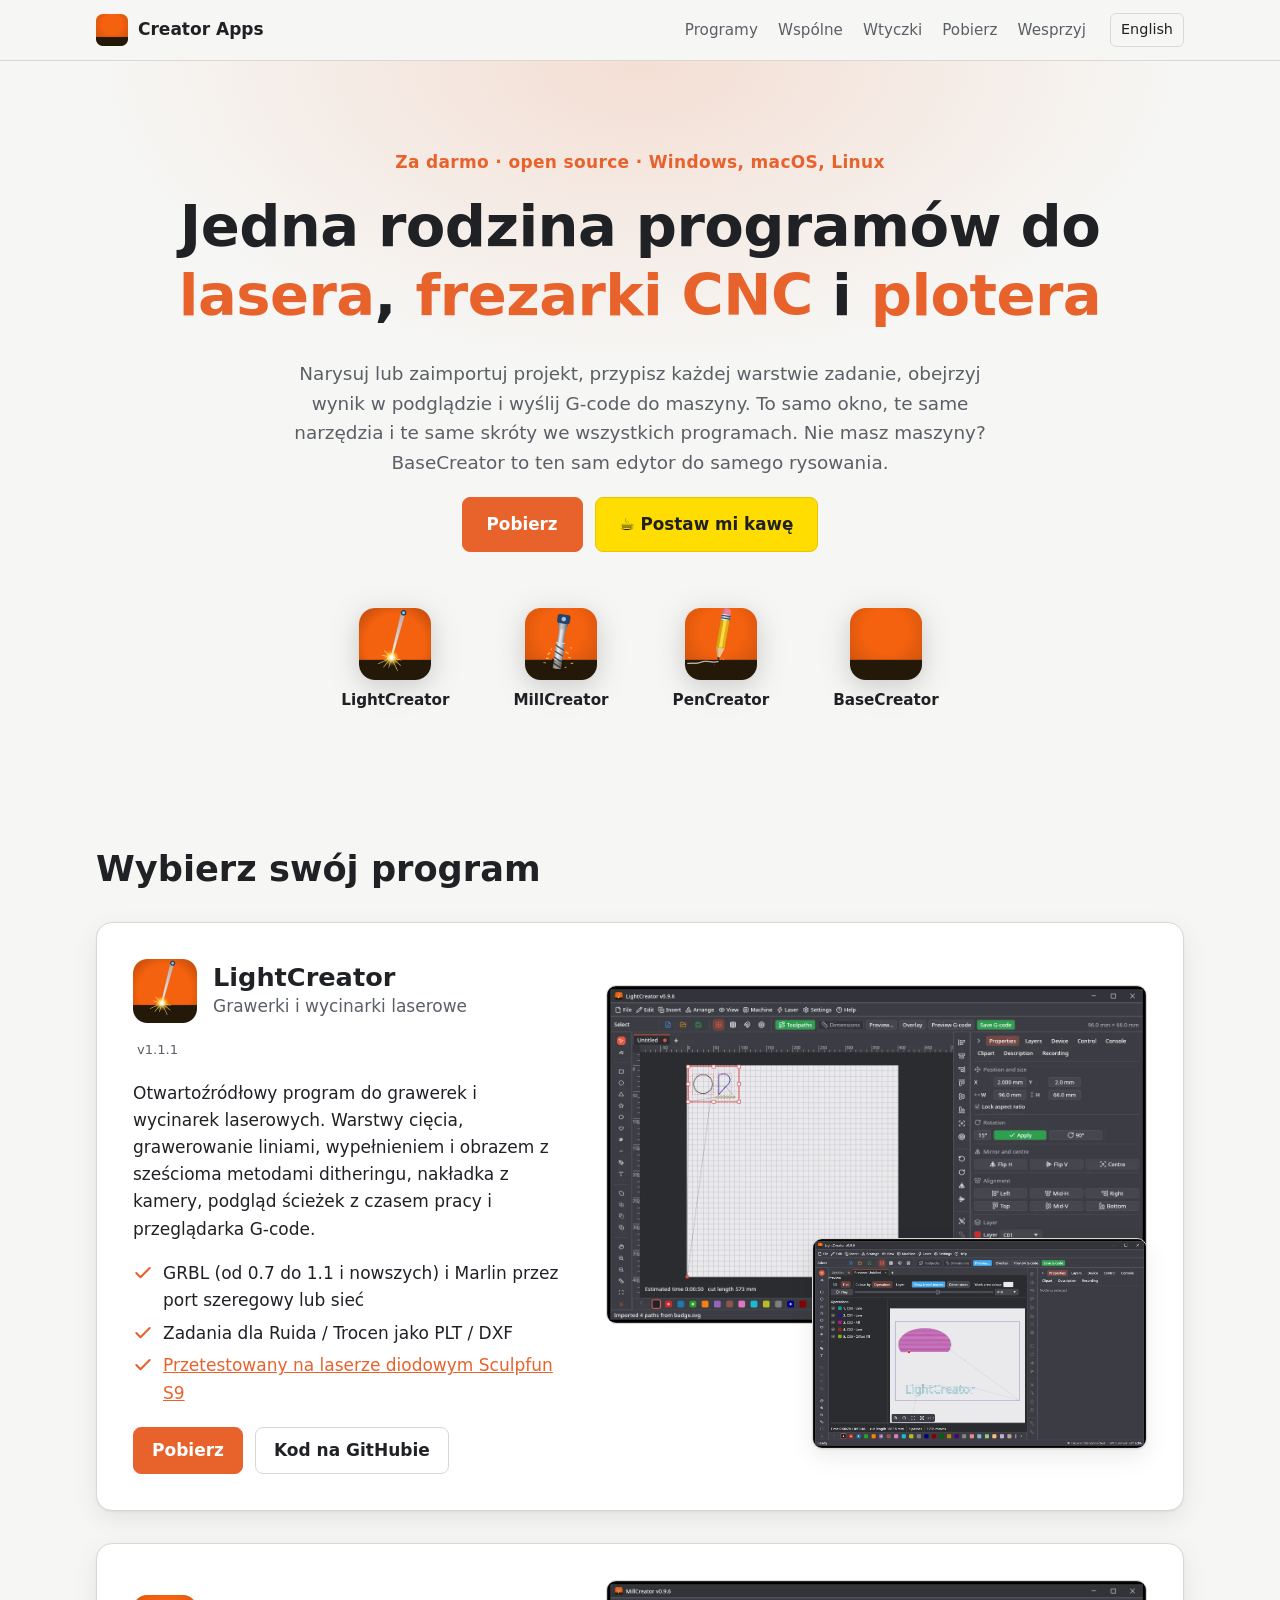
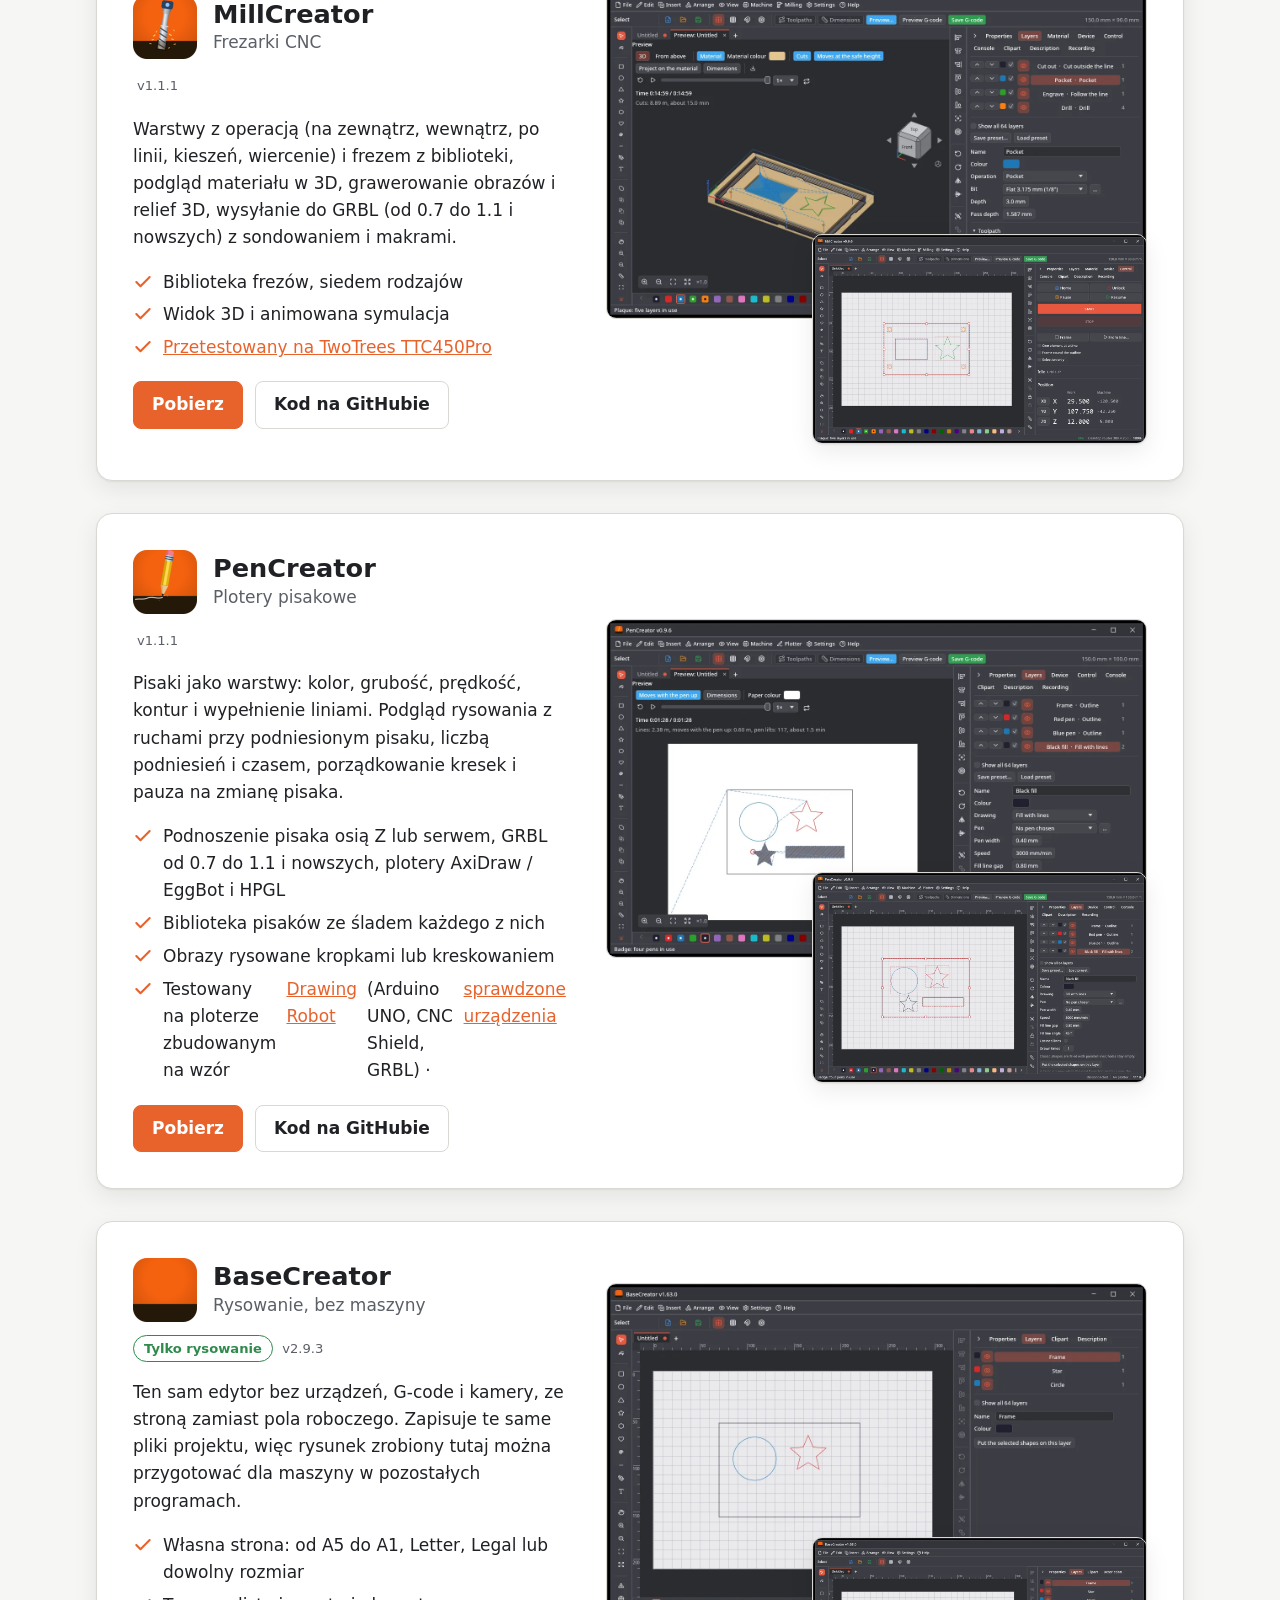
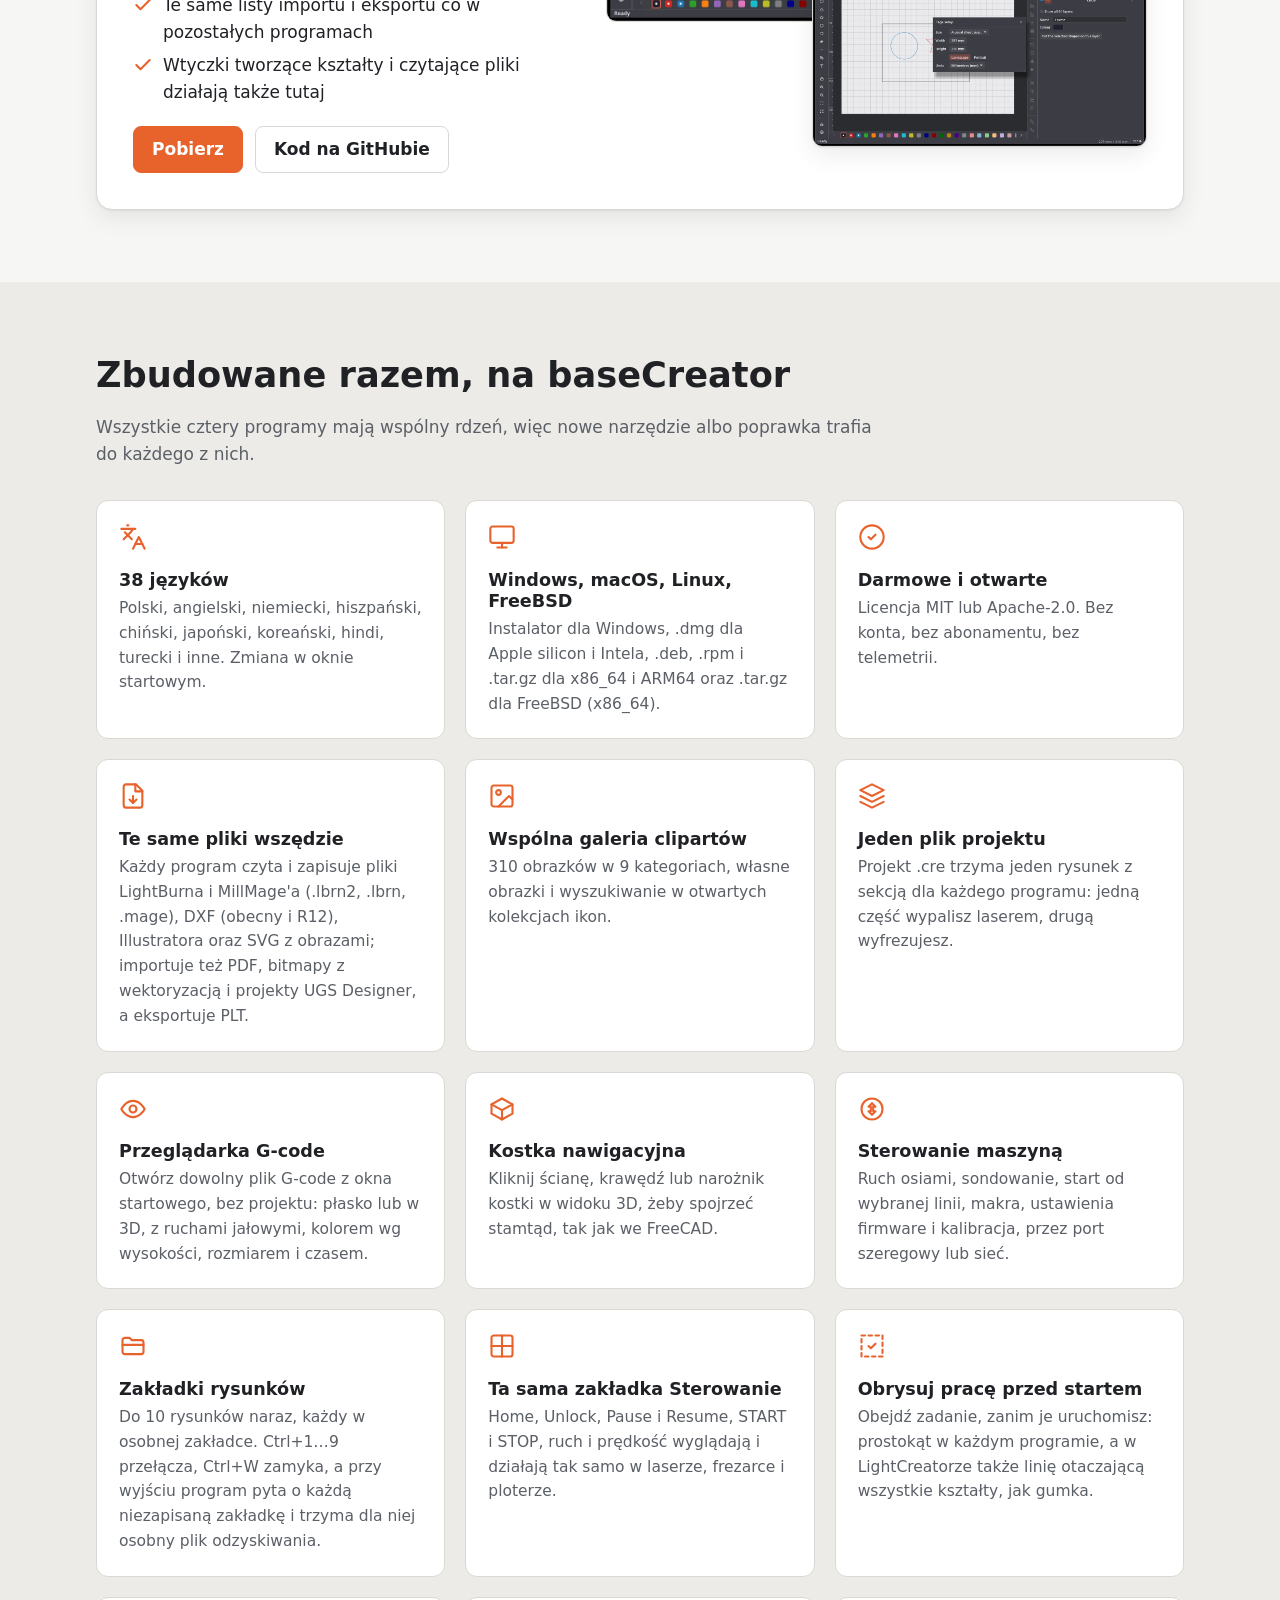
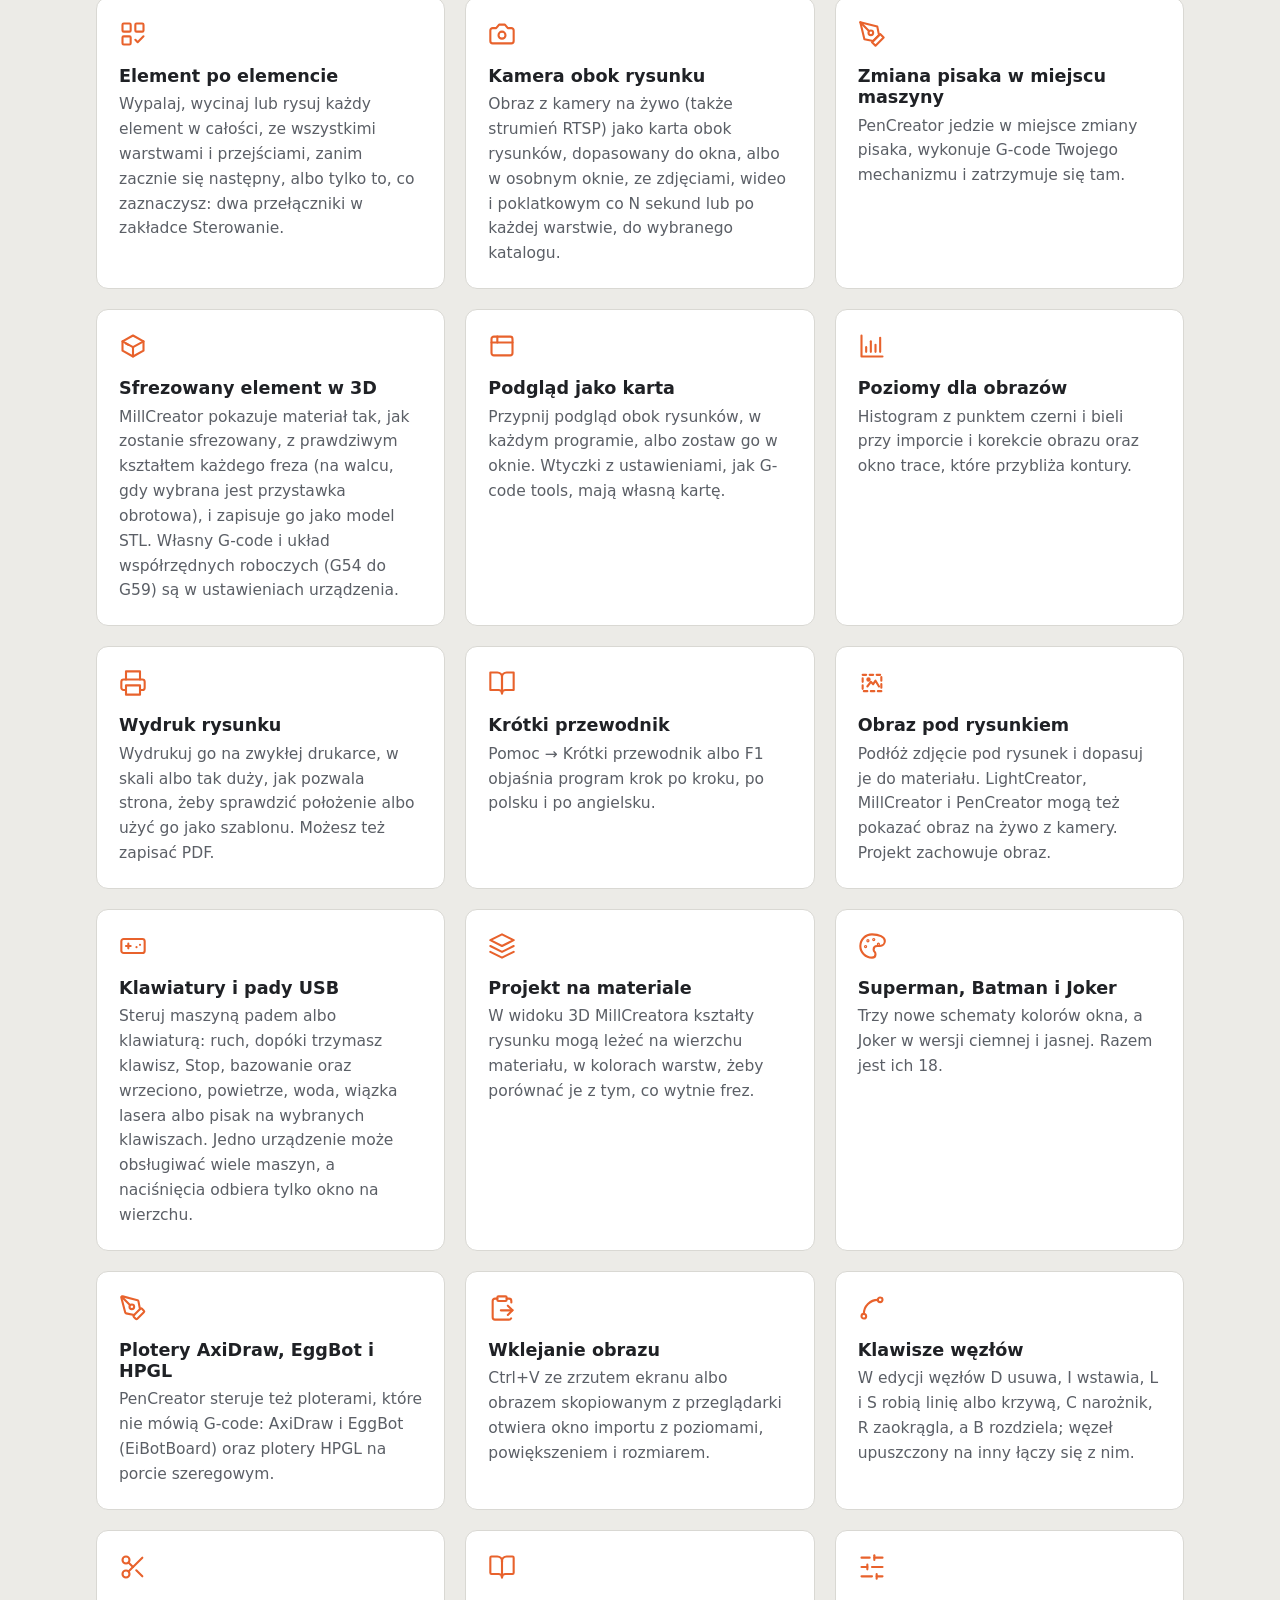
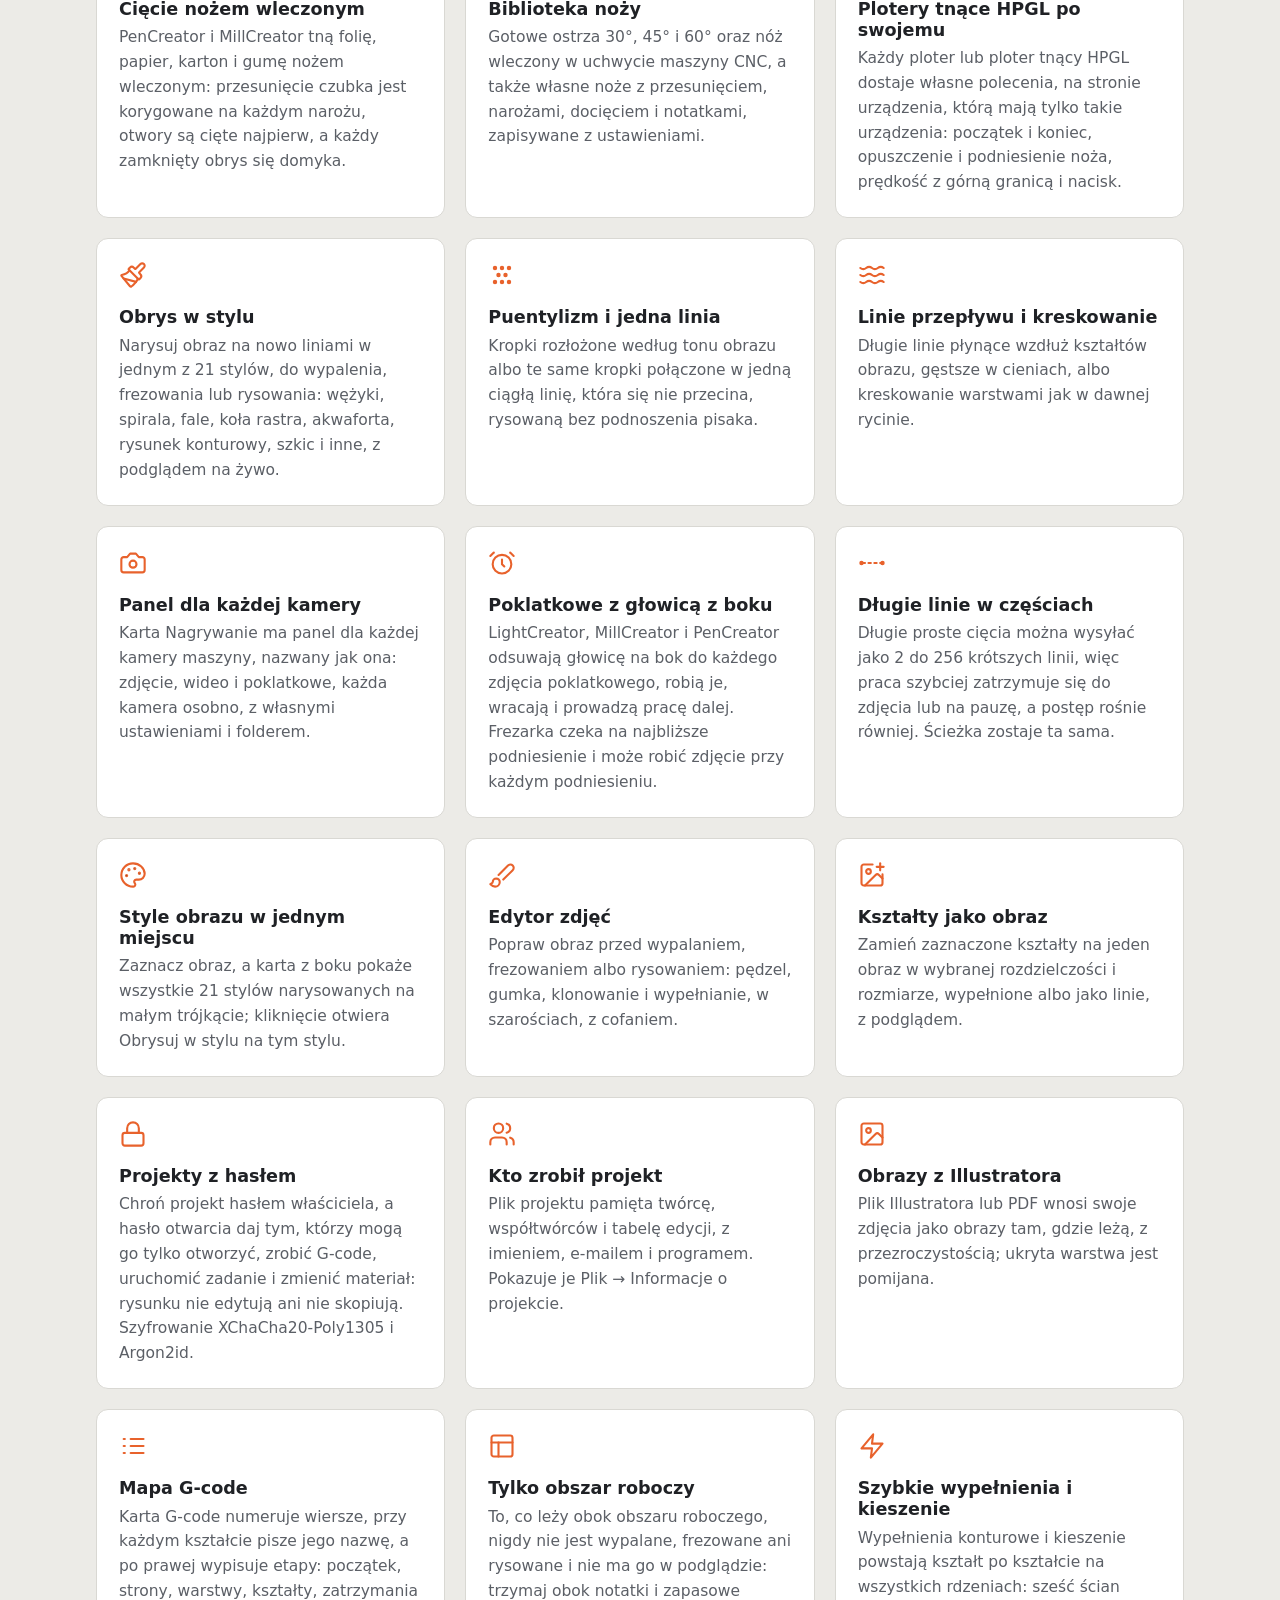
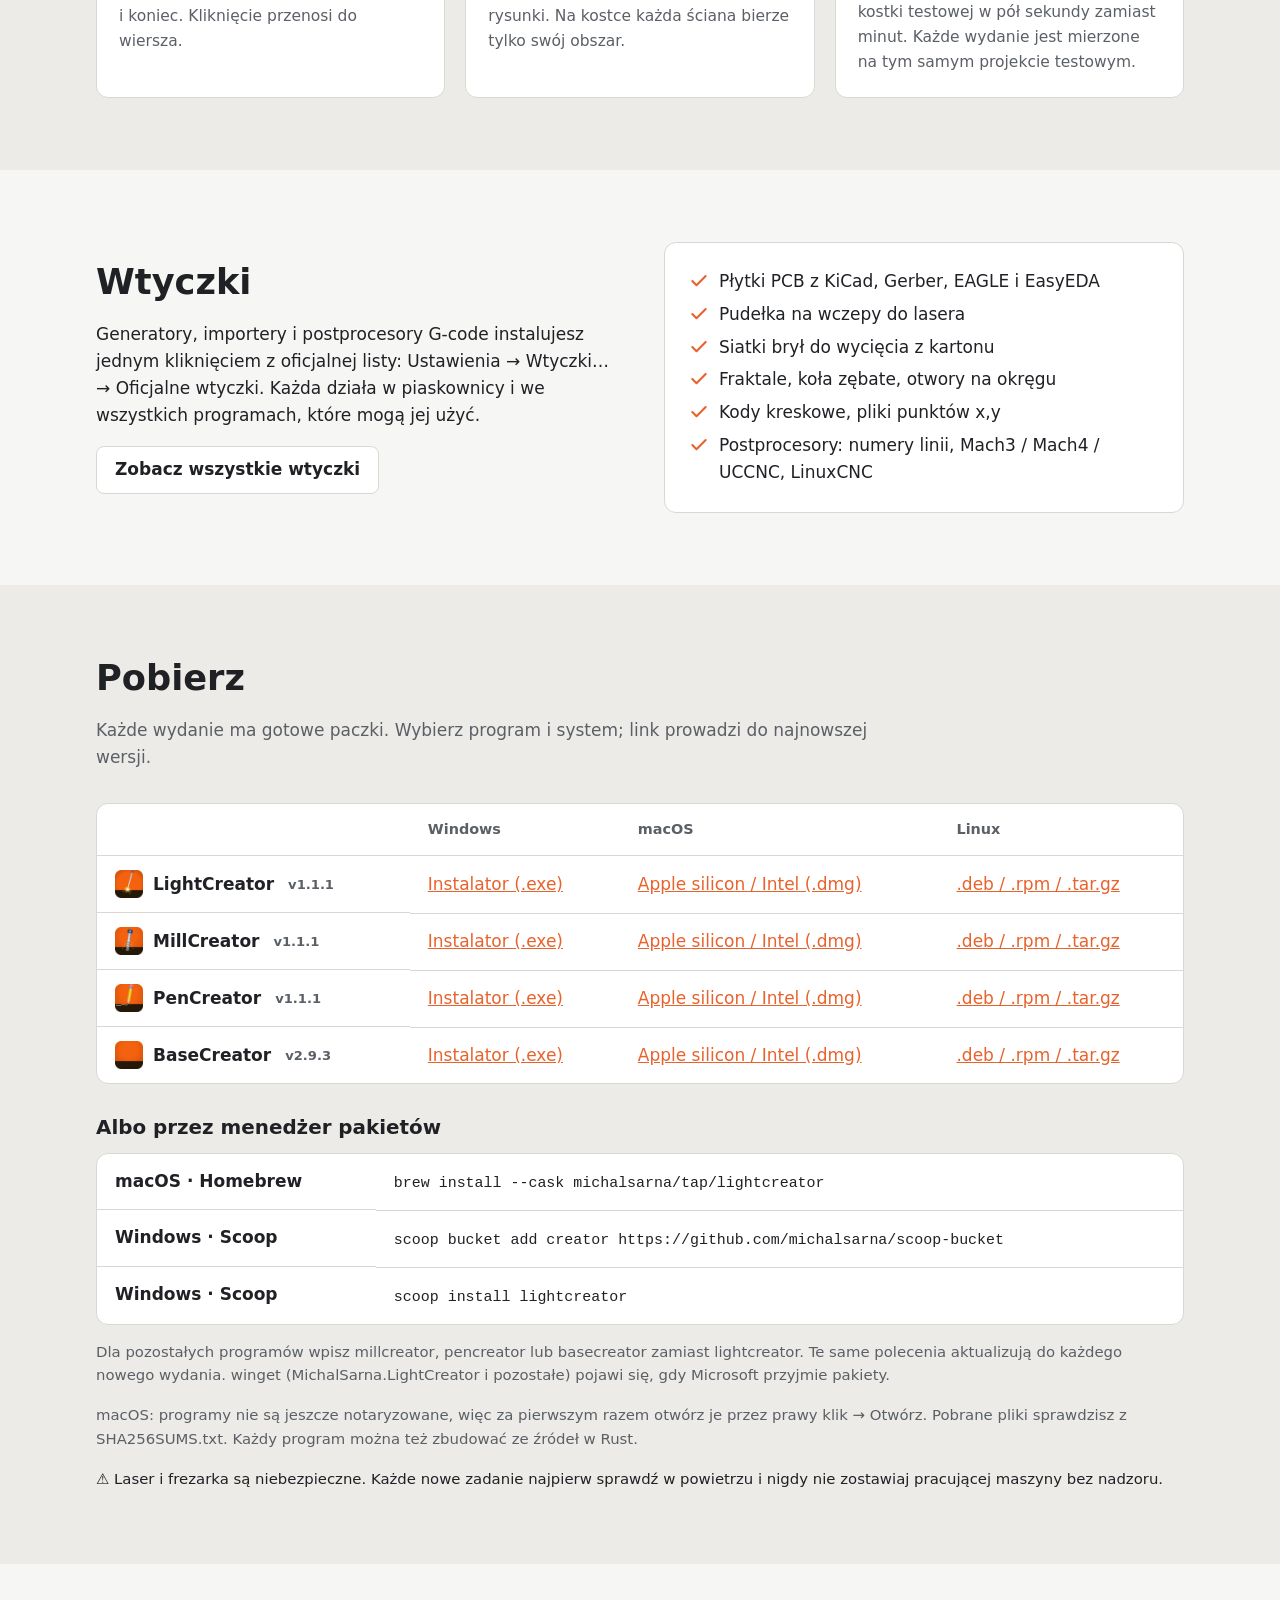
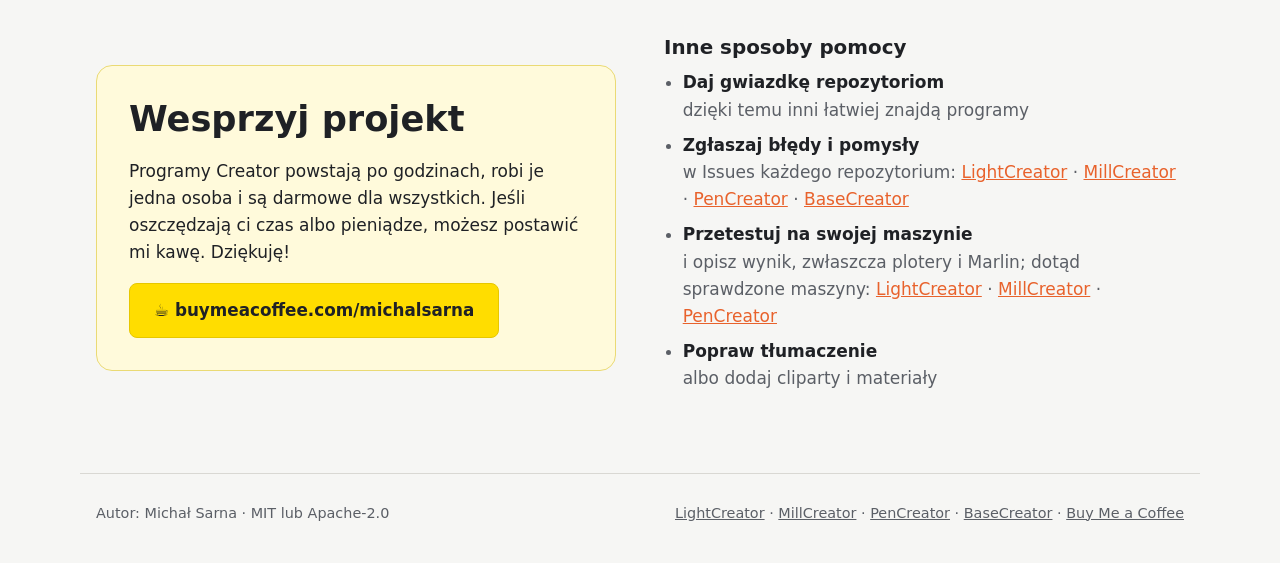
<file: pl/index.html>
<!doctype html>
<html lang="pl">
<head>
<meta charset="utf-8">
<meta name="viewport" content="width=device-width, initial-scale=1">
<title>Creator Apps · darmowe programy do laserów, frezarek CNC i ploterów</title>
<meta name="description" content="LightCreator, MillCreator i PenCreator: darmowe programy open source do projektowania i G-code dla grawerek laserowych, frezarek CNC i ploterów pisakowych, oraz BaseCreator do rysowania bez maszyny. Windows, macOS i Linux, 38 języków.">
<link rel="canonical" href="https://michalsarna.github.io/creatorapps/pl/">
<link rel="alternate" hreflang="en" href="https://michalsarna.github.io/creatorapps/">
<link rel="alternate" hreflang="pl" href="https://michalsarna.github.io/creatorapps/pl/">
<link rel="alternate" hreflang="x-default" href="https://michalsarna.github.io/creatorapps/">
<meta property="og:type" content="website">
<meta property="og:url" content="https://michalsarna.github.io/creatorapps/pl/">
<meta property="og:title" content="Creator Apps · darmowe programy do laserów, frezarek CNC i ploterów">
<meta property="og:description" content="LightCreator, MillCreator i PenCreator: darmowe programy open source do projektowania i G-code dla grawerek laserowych, frezarek CNC i ploterów pisakowych, oraz BaseCreator do rysowania bez maszyny. Windows, macOS i Linux, 38 języków.">
<meta property="og:image" content="https://michalsarna.github.io/creatorapps/img/og.jpg">
<meta property="og:locale" content="pl_PL">
<meta name="twitter:card" content="summary_large_image">
<meta name="theme-color" content="#1f2125">
<link rel="icon" href="../img/favicon.png">
<script type="application/ld+json">{
 "@context": "https://schema.org",
 "@graph": [
  {
   "@type": "SoftwareApplication",
   "name": "LightCreator",
   "description": "Otwartoźródłowy program do grawerek i wycinarek laserowych. Warstwy cięcia, grawerowanie liniami, wypełnieniem i obrazem z sześcioma metodami ditheringu, nakładka z kamery, podgląd ścieżek z czasem pracy i przeglądarka G-code.",
   "applicationCategory": "DesignApplication",
   "operatingSystem": "Windows, macOS, Linux, FreeBSD",
   "softwareVersion": "1.1.1",
   "url": "https://github.com/michalsarna/LightCreator",
   "downloadUrl": "https://github.com/michalsarna/LightCreator/releases/latest",
   "license": [
    "https://opensource.org/license/mit",
    "https://www.apache.org/licenses/LICENSE-2.0"
   ],
   "offers": {
    "@type": "Offer",
    "price": "0",
    "priceCurrency": "EUR"
   },
   "author": {
    "@type": "Person",
    "name": "Michał Sarna"
   }
  },
  {
   "@type": "SoftwareApplication",
   "name": "MillCreator",
   "description": "Warstwy z operacją (na zewnątrz, wewnątrz, po linii, kieszeń, wiercenie) i frezem z biblioteki, podgląd materiału w 3D, grawerowanie obrazów i relief 3D, wysyłanie do GRBL (od 0.7 do 1.1 i nowszych) z sondowaniem i makrami.",
   "applicationCategory": "DesignApplication",
   "operatingSystem": "Windows, macOS, Linux, FreeBSD",
   "softwareVersion": "1.1.1",
   "url": "https://github.com/michalsarna/MillCreator",
   "downloadUrl": "https://github.com/michalsarna/MillCreator/releases/latest",
   "license": [
    "https://opensource.org/license/mit",
    "https://www.apache.org/licenses/LICENSE-2.0"
   ],
   "offers": {
    "@type": "Offer",
    "price": "0",
    "priceCurrency": "EUR"
   },
   "author": {
    "@type": "Person",
    "name": "Michał Sarna"
   }
  },
  {
   "@type": "SoftwareApplication",
   "name": "PenCreator",
   "description": "Pisaki jako warstwy: kolor, grubość, prędkość, kontur i wypełnienie liniami. Podgląd rysowania z ruchami przy podniesionym pisaku, liczbą podniesień i czasem, porządkowanie kresek i pauza na zmianę pisaka.",
   "applicationCategory": "DesignApplication",
   "operatingSystem": "Windows, macOS, Linux, FreeBSD",
   "softwareVersion": "1.1.1",
   "url": "https://github.com/michalsarna/PenCreator",
   "downloadUrl": "https://github.com/michalsarna/PenCreator/releases/latest",
   "license": [
    "https://opensource.org/license/mit",
    "https://www.apache.org/licenses/LICENSE-2.0"
   ],
   "offers": {
    "@type": "Offer",
    "price": "0",
    "priceCurrency": "EUR"
   },
   "author": {
    "@type": "Person",
    "name": "Michał Sarna"
   }
  },
  {
   "@type": "SoftwareApplication",
   "name": "BaseCreator",
   "description": "Ten sam edytor bez urządzeń, G-code i kamery, ze stroną zamiast pola roboczego. Zapisuje te same pliki projektu, więc rysunek zrobiony tutaj można przygotować dla maszyny w pozostałych programach.",
   "applicationCategory": "DesignApplication",
   "operatingSystem": "Windows, macOS, Linux, FreeBSD",
   "softwareVersion": "2.9.3",
   "url": "https://github.com/michalsarna/baseCreator",
   "downloadUrl": "https://github.com/michalsarna/baseCreator/releases/latest",
   "license": [
    "https://opensource.org/license/mit",
    "https://www.apache.org/licenses/LICENSE-2.0"
   ],
   "offers": {
    "@type": "Offer",
    "price": "0",
    "priceCurrency": "EUR"
   },
   "author": {
    "@type": "Person",
    "name": "Michał Sarna"
   }
  }
 ]
}</script>
<link rel="stylesheet" href="../style.css">
<script>try{localStorage.setItem("creatorapps-lang","pl")}catch(e){}</script>
</head>
<body>
<a class="skip" href="#main">Przejdź do treści</a>
<header class="top">
  <div class="wrap bar">
    <a class="brand" href="./"><img src="../img/basecreator.png" alt="" width="32" height="32">Creator Apps</a>
    <nav><a href="#apps">Programy</a><a href="#together">Wspólne</a><a href="#plugins">Wtyczki</a><a href="#download">Pobierz</a><a href="#support">Wesprzyj</a></nav>
    <a class="lang" href="../" hreflang="en" lang="en">English</a>
  </div>
</header>

<main id="main">
  <section class="hero">
    <div class="wrap">
      <p class="kicker">Za darmo · open source · Windows, macOS, Linux</p>
      <h1>Jedna rodzina programów do <em>lasera</em>, <em>frezarki CNC</em> i <em>plotera</em></h1>
      <p class="lead">Narysuj lub zaimportuj projekt, przypisz każdej warstwie zadanie, obejrzyj wynik w podglądzie i wyślij G-code do maszyny. To samo okno, te same narzędzia i te same skróty we wszystkich programach. Nie masz maszyny? BaseCreator to ten sam edytor do samego rysowania.</p>
      <div class="actions">
        <a class="btn primary big" href="#download">Pobierz</a>
        <a class="btn coffee big" href="https://buymeacoffee.com/michalsarna">☕ Postaw mi kawę</a>
      </div>
      <div class="trio">
        <a href="#lightcreator"><img src="../img/lightcreator.png" alt="" width="72" height="72"><span>LightCreator</span></a>
        <a href="#millcreator"><img src="../img/millcreator.png" alt="" width="72" height="72"><span>MillCreator</span></a>
        <a href="#pencreator"><img src="../img/pencreator.png" alt="" width="72" height="72"><span>PenCreator</span></a>
        <a href="#basecreator"><img src="../img/basecreator.png" alt="" width="72" height="72"><span>BaseCreator</span></a>
      </div>
    </div>
  </section>

  <section id="apps" class="wrap">
    <h2>Wybierz swój program</h2>
      <article class="app app-lc" id="lightcreator">
        <div class="app-text">
          <header>
            <img src="../img/lightcreator.png" alt="" width="64" height="64">
            <div><h3>LightCreator</h3><p class="tag">Grawerki i wycinarki laserowe</p></div>
          </header>
          <span class="ver">v1.1.1</span>
          <p>Otwartoźródłowy program do grawerek i wycinarek laserowych. Warstwy cięcia, grawerowanie liniami, wypełnieniem i obrazem z sześcioma metodami ditheringu, nakładka z kamery, podgląd ścieżek z czasem pracy i przeglądarka G-code.</p>
          <ul class="checks"><li><svg viewBox="0 0 24 24" aria-hidden="true"><path d="M20 6 9 17l-5-5"/></svg>GRBL (od 0.7 do 1.1 i nowszych) i Marlin przez port szeregowy lub sieć</li><li><svg viewBox="0 0 24 24" aria-hidden="true"><path d="M20 6 9 17l-5-5"/></svg>Zadania dla Ruida / Trocen jako PLT / DXF</li><li><svg viewBox="0 0 24 24" aria-hidden="true"><path d="M20 6 9 17l-5-5"/></svg><a href="https://github.com/michalsarna/LightCreator/blob/main/TESTS_ON_DEVICES.md">Przetestowany na laserze diodowym Sculpfun S9</a></li></ul>
          <div class="actions">
            <a class="btn primary" href="https://github.com/michalsarna/LightCreator/releases/latest">Pobierz</a>
            <a class="btn" href="https://github.com/michalsarna/LightCreator">Kod na GitHubie</a>
          </div>
        </div>
        <div class="shots"><figure><img src="../img/lc-editor.webp" alt="Edytor z zakładką Właściwości" width="1280" height="800" loading="lazy"><figcaption>Edytor z zakładką Właściwości</figcaption></figure><figure><img src="../img/lc-preview.webp" alt="Podgląd zadania" width="1280" height="800" loading="lazy"><figcaption>Podgląd zadania</figcaption></figure></div>
      </article>
      <article class="app app-mc" id="millcreator">
        <div class="app-text">
          <header>
            <img src="../img/millcreator.png" alt="" width="64" height="64">
            <div><h3>MillCreator</h3><p class="tag">Frezarki CNC</p></div>
          </header>
          <span class="ver">v1.1.1</span>
          <p>Warstwy z operacją (na zewnątrz, wewnątrz, po linii, kieszeń, wiercenie) i frezem z biblioteki, podgląd materiału w 3D, grawerowanie obrazów i relief 3D, wysyłanie do GRBL (od 0.7 do 1.1 i nowszych) z sondowaniem i makrami.</p>
          <ul class="checks"><li><svg viewBox="0 0 24 24" aria-hidden="true"><path d="M20 6 9 17l-5-5"/></svg>Biblioteka frezów, siedem rodzajów</li><li><svg viewBox="0 0 24 24" aria-hidden="true"><path d="M20 6 9 17l-5-5"/></svg>Widok 3D i animowana symulacja</li><li><svg viewBox="0 0 24 24" aria-hidden="true"><path d="M20 6 9 17l-5-5"/></svg><a href="https://github.com/michalsarna/MillCreator/blob/main/TESTS_ON_DEVICES.md">Przetestowany na TwoTrees TTC450Pro</a></li></ul>
          <div class="actions">
            <a class="btn primary" href="https://github.com/michalsarna/MillCreator/releases/latest">Pobierz</a>
            <a class="btn" href="https://github.com/michalsarna/MillCreator">Kod na GitHubie</a>
          </div>
        </div>
        <div class="shots"><figure><img src="../img/mc-3d.webp" alt="Podgląd cięć w 3D" width="1280" height="800" loading="lazy"><figcaption>Podgląd cięć w 3D</figcaption></figure><figure><img src="../img/mc-control.webp" alt="Zakładka Sterowanie: START / STOP, pozycja, ruch" width="1280" height="800" loading="lazy"><figcaption>Zakładka Sterowanie: START / STOP, pozycja, ruch</figcaption></figure></div>
      </article>
      <article class="app app-pc" id="pencreator">
        <div class="app-text">
          <header>
            <img src="../img/pencreator.png" alt="" width="64" height="64">
            <div><h3>PenCreator</h3><p class="tag">Plotery pisakowe</p></div>
          </header>
          <span class="ver">v1.1.1</span>
          <p>Pisaki jako warstwy: kolor, grubość, prędkość, kontur i wypełnienie liniami. Podgląd rysowania z ruchami przy podniesionym pisaku, liczbą podniesień i czasem, porządkowanie kresek i pauza na zmianę pisaka.</p>
          <ul class="checks"><li><svg viewBox="0 0 24 24" aria-hidden="true"><path d="M20 6 9 17l-5-5"/></svg>Podnoszenie pisaka osią Z lub serwem, GRBL od 0.7 do 1.1 i nowszych, plotery AxiDraw / EggBot i HPGL</li><li><svg viewBox="0 0 24 24" aria-hidden="true"><path d="M20 6 9 17l-5-5"/></svg>Biblioteka pisaków ze śladem każdego z nich</li><li><svg viewBox="0 0 24 24" aria-hidden="true"><path d="M20 6 9 17l-5-5"/></svg>Obrazy rysowane kropkami lub kreskowaniem</li><li><svg viewBox="0 0 24 24" aria-hidden="true"><path d="M20 6 9 17l-5-5"/></svg>Testowany na ploterze zbudowanym na wzór <a href="https://www.printables.com/model/137296-drawing-robot-arduino-uno-cnc-shield-grbl">Drawing Robot</a> (Arduino UNO, CNC Shield, GRBL) · <a href="https://github.com/michalsarna/PenCreator/blob/main/TESTS_ON_DEVICES.md">sprawdzone urządzenia</a></li></ul>
          <div class="actions">
            <a class="btn primary" href="https://github.com/michalsarna/PenCreator/releases/latest">Pobierz</a>
            <a class="btn" href="https://github.com/michalsarna/PenCreator">Kod na GitHubie</a>
          </div>
        </div>
        <div class="shots"><figure><img src="../img/pc-plot.webp" alt="Podgląd rysowania" width="1280" height="800" loading="lazy"><figcaption>Podgląd rysowania</figcaption></figure><figure><img src="../img/pc-layers.webp" alt="Pisaki jako warstwy" width="1280" height="800" loading="lazy"><figcaption>Pisaki jako warstwy</figcaption></figure></div>
      </article>
      <article class="app app-bc" id="basecreator">
        <div class="app-text">
          <header>
            <img src="../img/basecreator.png" alt="" width="64" height="64">
            <div><h3>BaseCreator</h3><p class="tag">Rysowanie, bez maszyny</p></div>
          </header>
          <span class="status">Tylko rysowanie</span> <span class="ver">v2.9.3</span>
          <p>Ten sam edytor bez urządzeń, G-code i kamery, ze stroną zamiast pola roboczego. Zapisuje te same pliki projektu, więc rysunek zrobiony tutaj można przygotować dla maszyny w pozostałych programach.</p>
          <ul class="checks"><li><svg viewBox="0 0 24 24" aria-hidden="true"><path d="M20 6 9 17l-5-5"/></svg>Własna strona: od A5 do A1, Letter, Legal lub dowolny rozmiar</li><li><svg viewBox="0 0 24 24" aria-hidden="true"><path d="M20 6 9 17l-5-5"/></svg>Te same listy importu i eksportu co w pozostałych programach</li><li><svg viewBox="0 0 24 24" aria-hidden="true"><path d="M20 6 9 17l-5-5"/></svg>Wtyczki tworzące kształty i czytające pliki działają także tutaj</li></ul>
          <div class="actions">
            <a class="btn primary" href="https://github.com/michalsarna/baseCreator/releases/latest">Pobierz</a>
            <a class="btn" href="https://github.com/michalsarna/baseCreator">Kod na GitHubie</a>
          </div>
        </div>
        <div class="shots"><figure><img src="../img/bc-editor.webp" alt="Edytor z kartą Warstwy" width="1280" height="800" loading="lazy"><figcaption>Edytor z kartą Warstwy</figcaption></figure><figure><img src="../img/bc-page.webp" alt="Ustawienia strony" width="1280" height="800" loading="lazy"><figcaption>Ustawienia strony</figcaption></figure></div>
      </article>
  </section>

  <section id="together" class="band">
    <div class="wrap">
      <h2>Zbudowane razem, na baseCreator</h2>
      <p class="sub">Wszystkie cztery programy mają wspólny rdzeń, więc nowe narzędzie albo poprawka trafia do każdego z nich.</p>
      <div class="feats"><div class="feat"><svg viewBox="0 0 24 24" aria-hidden="true"><path d="m5 8 6 6"/><path d="m4 14 6-6 2-3"/><path d="M2 5h12"/><path d="M7 2h1"/><path d="m22 22-5-10-5 10"/><path d="M14 18h6"/></svg><h3>38 języków</h3><p>Polski, angielski, niemiecki, hiszpański, chiński, japoński, koreański, hindi, turecki i inne. Zmiana w oknie startowym.</p></div><div class="feat"><svg viewBox="0 0 24 24" aria-hidden="true"><rect x="2" y="3" width="20" height="14" rx="2"/><path d="M8 21h8"/><path d="M12 17v4"/></svg><h3>Windows, macOS, Linux, FreeBSD</h3><p>Instalator dla Windows, .dmg dla Apple silicon i Intela, .deb, .rpm i .tar.gz dla x86_64 i ARM64 oraz .tar.gz dla FreeBSD (x86_64).</p></div><div class="feat"><svg viewBox="0 0 24 24" aria-hidden="true"><path d="M12 2a10 10 0 1 0 0 20 10 10 0 0 0 0-20Z"/><path d="M9 12l2 2 4-4"/></svg><h3>Darmowe i otwarte</h3><p>Licencja MIT lub Apache-2.0. Bez konta, bez abonamentu, bez telemetrii.</p></div><div class="feat"><svg viewBox="0 0 24 24" aria-hidden="true"><path d="M14.5 2H6a2 2 0 0 0-2 2v16a2 2 0 0 0 2 2h12a2 2 0 0 0 2-2V7.5Z"/><path d="M14 2v6h6"/><path d="M12 18v-6"/><path d="m9 15 3 3 3-3"/></svg><h3>Te same pliki wszędzie</h3><p>Każdy program czyta i zapisuje pliki LightBurna i MillMage'a (.lbrn2, .lbrn, .mage), DXF (obecny i R12), Illustratora oraz SVG z obrazami; importuje też PDF, bitmapy z wektoryzacją i projekty UGS Designer, a eksportuje PLT.</p></div><div class="feat"><svg viewBox="0 0 24 24" aria-hidden="true"><rect x="3" y="3" width="18" height="18" rx="2"/><circle cx="9" cy="9" r="2"/><path d="m21 15-3-3-9 9"/></svg><h3>Wspólna galeria clipartów</h3><p>310 obrazków w 9 kategoriach, własne obrazki i wyszukiwanie w otwartych kolekcjach ikon.</p></div><div class="feat"><svg viewBox="0 0 24 24" aria-hidden="true"><path d="M12 2 2 7l10 5 10-5-10-5Z"/><path d="m2 17 10 5 10-5"/><path d="m2 12 10 5 10-5"/></svg><h3>Jeden plik projektu</h3><p>Projekt .cre trzyma jeden rysunek z sekcją dla każdego programu: jedną część wypalisz laserem, drugą wyfrezujesz.</p></div><div class="feat"><svg viewBox="0 0 24 24" aria-hidden="true"><path d="M2 12s3.6-7 10-7 10 7 10 7-3.6 7-10 7S2 12 2 12Z"/><circle cx="12" cy="12" r="3"/></svg><h3>Przeglądarka G-code</h3><p>Otwórz dowolny plik G-code z okna startowego, bez projektu: płasko lub w 3D, z ruchami jałowymi, kolorem wg wysokości, rozmiarem i czasem.</p></div><div class="feat"><svg viewBox="0 0 24 24" aria-hidden="true"><path d="M21 8 12 3 3 8v8l9 5 9-5Z"/><path d="m3 8 9 5 9-5"/><path d="M12 13v8"/></svg><h3>Kostka nawigacyjna</h3><p>Kliknij ścianę, krawędź lub narożnik kostki w widoku 3D, żeby spojrzeć stamtąd, tak jak we FreeCAD.</p></div><div class="feat"><svg viewBox="0 0 24 24" aria-hidden="true"><circle cx="12" cy="12" r="9"/><path d="m12 7 3 3h-2v4h2l-3 3-3-3h2v-4H9Z"/></svg><h3>Sterowanie maszyną</h3><p>Ruch osiami, sondowanie, start od wybranej linii, makra, ustawienia firmware i kalibracja, przez port szeregowy lub sieć.</p></div><div class="feat"><svg viewBox="0 0 24 24" aria-hidden="true"><path d="M3 7a2 2 0 0 1 2-2h4l2 2h8a2 2 0 0 1 2 2v8a2 2 0 0 1-2 2H5a2 2 0 0 1-2-2Z"/><path d="M3 11h18"/></svg><h3>Zakładki rysunków</h3><p>Do 10 rysunków naraz, każdy w osobnej zakładce. Ctrl+1…9 przełącza, Ctrl+W zamyka, a przy wyjściu program pyta o każdą niezapisaną zakładkę i trzyma dla niej osobny plik odzyskiwania.</p></div><div class="feat"><svg viewBox="0 0 24 24" aria-hidden="true"><rect x="3" y="3" width="18" height="18" rx="2"/><path d="M3 12h18"/><path d="M12 3v18"/></svg><h3>Ta sama zakładka Sterowanie</h3><p>Home, Unlock, Pause i Resume, START i STOP, ruch i prędkość wyglądają i działają tak samo w laserze, frezarce i ploterze.</p></div><div class="feat"><svg viewBox="0 0 24 24" aria-hidden="true"><path d="M3 3h18v18H3Z" stroke-dasharray="3 3"/><path d="m9 12 2 2 4-4"/></svg><h3>Obrysuj pracę przed startem</h3><p>Obejdź zadanie, zanim je uruchomisz: prostokąt w każdym programie, a w LightCreatorze także linię otaczającą wszystkie kształty, jak gumka.</p></div><div class="feat"><svg viewBox="0 0 24 24" aria-hidden="true"><rect x="3" y="3" width="7" height="7" rx="1"/><rect x="14" y="3" width="7" height="7" rx="1"/><rect x="3" y="14" width="7" height="7" rx="1"/><path d="m14 17 2 2 5-5"/></svg><h3>Element po elemencie</h3><p>Wypalaj, wycinaj lub rysuj każdy element w całości, ze wszystkimi warstwami i przejściami, zanim zacznie się następny, albo tylko to, co zaznaczysz: dwa przełączniki w zakładce Sterowanie.</p></div><div class="feat"><svg viewBox="0 0 24 24" aria-hidden="true"><path d="M14.5 4h-5L7 7H4a2 2 0 0 0-2 2v9a2 2 0 0 0 2 2h16a2 2 0 0 0 2-2V9a2 2 0 0 0-2-2h-3Z"/><circle cx="12" cy="13" r="3"/></svg><h3>Kamera obok rysunku</h3><p>Obraz z kamery na żywo (także strumień RTSP) jako karta obok rysunków, dopasowany do okna, albo w osobnym oknie, ze zdjęciami, wideo i poklatkowym co N sekund lub po każdej warstwie, do wybranego katalogu.</p></div><div class="feat"><svg viewBox="0 0 24 24" aria-hidden="true"><path d="m12 19 7-7 3 3-7 7-3-3Z"/><path d="m18 13-1.5-7.5L2 2l3.5 14.5L13 18l5-5Z"/><path d="m2 2 7.6 7.6"/><circle cx="11" cy="11" r="2"/></svg><h3>Zmiana pisaka w miejscu maszyny</h3><p>PenCreator jedzie w miejsce zmiany pisaka, wykonuje G-code Twojego mechanizmu i zatrzymuje się tam.</p></div><div class="feat"><svg viewBox="0 0 24 24" aria-hidden="true"><path d="M21 8 12 3 3 8v8l9 5 9-5Z"/><path d="M3 8l9 5 9-5"/><path d="M12 13v8"/><path d="M8 11l-2-1"/></svg><h3>Sfrezowany element w 3D</h3><p>MillCreator pokazuje materiał tak, jak zostanie sfrezowany, z prawdziwym kształtem każdego freza (na walcu, gdy wybrana jest przystawka obrotowa), i zapisuje go jako model STL. Własny G-code i układ współrzędnych roboczych (G54 do G59) są w ustawieniach urządzenia.</p></div><div class="feat"><svg viewBox="0 0 24 24" aria-hidden="true"><rect x="3" y="4" width="18" height="16" rx="2"/><path d="M3 9h18"/><path d="M8 4v5"/></svg><h3>Podgląd jako karta</h3><p>Przypnij podgląd obok rysunków, w każdym programie, albo zostaw go w oknie. Wtyczki z ustawieniami, jak G-code tools, mają własną kartę.</p></div><div class="feat"><svg viewBox="0 0 24 24" aria-hidden="true"><path d="M3 3v18h18"/><path d="M7 17v-4"/><path d="M11 17V8"/><path d="M15 17v-6"/><path d="M19 17V5"/></svg><h3>Poziomy dla obrazów</h3><p>Histogram z punktem czerni i bieli przy imporcie i korekcie obrazu oraz okno trace, które przybliża kontury.</p></div><div class="feat"><svg viewBox="0 0 24 24" aria-hidden="true"><path d="M6 9V2h12v7"/><path d="M6 18H4a2 2 0 0 1-2-2v-5a2 2 0 0 1 2-2h16a2 2 0 0 1 2 2v5a2 2 0 0 1-2 2h-2"/><rect x="6" y="14" width="12" height="8"/></svg><h3>Wydruk rysunku</h3><p>Wydrukuj go na zwykłej drukarce, w skali albo tak duży, jak pozwala strona, żeby sprawdzić położenie albo użyć go jako szablonu. Możesz też zapisać PDF.</p></div><div class="feat"><svg viewBox="0 0 24 24" aria-hidden="true"><path d="M2 3h6a4 4 0 0 1 4 4v14a3 3 0 0 0-3-3H2Z"/><path d="M22 3h-6a4 4 0 0 0-4 4v14a3 3 0 0 1 3-3h7Z"/></svg><h3>Krótki przewodnik</h3><p>Pomoc → Krótki przewodnik albo F1 objaśnia program krok po kroku, po polsku i po angielsku.</p></div><div class="feat"><svg viewBox="0 0 24 24" aria-hidden="true"><path d="M4 5h16v14H4Z" stroke-dasharray="3 3"/><path d="m8 15 3-4 2 2 2-3 3 5"/><circle cx="9" cy="9" r="1"/></svg><h3>Obraz pod rysunkiem</h3><p>Podłóż zdjęcie pod rysunek i dopasuj je do materiału. LightCreator, MillCreator i PenCreator mogą też pokazać obraz na żywo z kamery. Projekt zachowuje obraz.</p></div><div class="feat"><svg viewBox="0 0 24 24" aria-hidden="true"><line x1="6" x2="10" y1="12" y2="12"/><line x1="8" x2="8" y1="10" y2="14"/><line x1="15" x2="15.01" y1="13" y2="13"/><line x1="18" x2="18.01" y1="11" y2="11"/><rect x="2" y="6" width="20" height="12" rx="2"/></svg><h3>Klawiatury i pady USB</h3><p>Steruj maszyną padem albo klawiaturą: ruch, dopóki trzymasz klawisz, Stop, bazowanie oraz wrzeciono, powietrze, woda, wiązka lasera albo pisak na wybranych klawiszach. Jedno urządzenie może obsługiwać wiele maszyn, a naciśnięcia odbiera tylko okno na wierzchu.</p></div><div class="feat"><svg viewBox="0 0 24 24" aria-hidden="true"><path d="m12 2 10 5-10 5L2 7l10-5Z"/><path d="m2 12 10 5 10-5"/><path d="m2 17 10 5 10-5"/></svg><h3>Projekt na materiale</h3><p>W widoku 3D MillCreatora kształty rysunku mogą leżeć na wierzchu materiału, w kolorach warstw, żeby porównać je z tym, co wytnie frez.</p></div><div class="feat"><svg viewBox="0 0 24 24" aria-hidden="true"><circle cx="13.5" cy="6.5" r=".5"/><circle cx="17.5" cy="10.5" r=".5"/><circle cx="8.5" cy="7.5" r=".5"/><circle cx="6.5" cy="12.5" r=".5"/><path d="M12 2a10 10 0 0 0 0 20c1.7 0 3-1.3 3-3 0-.8-.3-1.5-.8-2-.5-.5-.8-1.2-.8-2 0-1.7 1.3-3 3-3h2.4c2.3 0 4.2-1.9 4.2-4.2C23 4.3 18 2 12 2Z"/></svg><h3>Superman, Batman i Joker</h3><p>Trzy nowe schematy kolorów okna, a Joker w wersji ciemnej i jasnej. Razem jest ich 18.</p></div><div class="feat"><svg viewBox="0 0 24 24" aria-hidden="true"><path d="M15.707 21.293a1 1 0 0 1-1.414 0l-1.586-1.586a1 1 0 0 1 0-1.414l5.586-5.586a1 1 0 0 1 1.414 0l1.586 1.586a1 1 0 0 1 0 1.414z"/><path d="m18 13-1.375-6.874a1 1 0 0 0-.746-.776L3.235 2.028a1 1 0 0 0-1.207 1.207L5.35 15.879a1 1 0 0 0 .776.746L13 18"/><path d="m2.3 2.3 7.286 7.286"/><circle cx="11" cy="11" r="2"/></svg><h3>Plotery AxiDraw, EggBot i HPGL</h3><p>PenCreator steruje też ploterami, które nie mówią G-code: AxiDraw i EggBot (EiBotBoard) oraz plotery HPGL na porcie szeregowym.</p></div><div class="feat"><svg viewBox="0 0 24 24" aria-hidden="true"><path d="M11 14h10"/><path d="M16 4h2a2 2 0 0 1 2 2v1.344"/><path d="m17 18 4-4-4-4"/><path d="M8 4H6a2 2 0 0 0-2 2v14a2 2 0 0 0 2 2h12a2 2 0 0 0 1.793-1.113"/><rect x="8" y="2" width="8" height="4" rx="1"/></svg><h3>Wklejanie obrazu</h3><p>Ctrl+V ze zrzutem ekranu albo obrazem skopiowanym z przeglądarki otwiera okno importu z poziomami, powiększeniem i rozmiarem.</p></div><div class="feat"><svg viewBox="0 0 24 24" aria-hidden="true"><circle cx="19" cy="5" r="2"/><circle cx="5" cy="19" r="2"/><path d="M5 17A12 12 0 0 1 17 5"/></svg><h3>Klawisze węzłów</h3><p>W edycji węzłów D usuwa, I wstawia, L i S robią linię albo krzywą, C narożnik, R zaokrągla, a B rozdziela; węzeł upuszczony na inny łączy się z nim.</p></div><div class="feat"><svg viewBox="0 0 24 24" aria-hidden="true"><circle cx="6" cy="6" r="3"/><path d="M8.12 8.12 12 12"/><path d="M20 4 8.12 15.88"/><circle cx="6" cy="18" r="3"/><path d="M14.8 14.8 20 20"/></svg><h3>Cięcie nożem wleczonym</h3><p>PenCreator i MillCreator tną folię, papier, karton i gumę nożem wleczonym: przesunięcie czubka jest korygowane na każdym narożu, otwory są cięte najpierw, a każdy zamknięty obrys się domyka.</p></div><div class="feat"><svg viewBox="0 0 24 24" aria-hidden="true"><path d="M12 7v14"/><path d="M3 18a1 1 0 0 1-1-1V4a1 1 0 0 1 1-1h5a4 4 0 0 1 4 4 4 4 0 0 1 4-4h5a1 1 0 0 1 1 1v13a1 1 0 0 1-1 1h-6a3 3 0 0 0-3 3 3 3 0 0 0-3-3z"/></svg><h3>Biblioteka noży</h3><p>Gotowe ostrza 30°, 45° i 60° oraz nóż wleczony w uchwycie maszyny CNC, a także własne noże z przesunięciem, narożami, docięciem i notatkami, zapisywane z ustawieniami.</p></div><div class="feat"><svg viewBox="0 0 24 24" aria-hidden="true"><path d="M21 4h-7"/><path d="M10 4H3"/><path d="M21 12h-9"/><path d="M8 12H3"/><path d="M21 20h-5"/><path d="M12 20H3"/><path d="M14 2v4"/><path d="M8 10v4"/><path d="M16 18v4"/></svg><h3>Plotery tnące HPGL po swojemu</h3><p>Każdy ploter lub ploter tnący HPGL dostaje własne polecenia, na stronie urządzenia, którą mają tylko takie urządzenia: początek i koniec, opuszczenie i podniesienie noża, prędkość z górną granicą i nacisk.</p></div><div class="feat"><svg viewBox="0 0 24 24" aria-hidden="true"><path d="m14.622 17.897-10.68-2.913"/><path d="M18.376 2.622a1 1 0 1 1 3.002 3.002L17.36 9.643a.5.5 0 0 0 0 .707l.944.944a2.41 2.41 0 0 1 0 3.408l-.944.944a.5.5 0 0 1-.707 0L8.354 7.348a.5.5 0 0 1 0-.707l.944-.944a2.41 2.41 0 0 1 3.408 0l.944.944a.5.5 0 0 0 .707 0z"/><path d="M9 8c-1.804 2.71-3.97 3.46-6.583 3.948a.507.507 0 0 0-.302.819l7.32 8.883a1 1 0 0 0 1.185.204C12.735 20.405 16 16.792 16 15"/></svg><h3>Obrys w stylu</h3><p>Narysuj obraz na nowo liniami w jednym z 21 stylów, do wypalenia, frezowania lub rysowania: wężyki, spirala, fale, koła rastra, akwaforta, rysunek konturowy, szkic i inne, z podglądem na żywo.</p></div><div class="feat"><svg viewBox="0 0 24 24" aria-hidden="true"><circle cx="6" cy="6" r="1"/><circle cx="12" cy="6" r="1"/><circle cx="18" cy="6" r="1"/><circle cx="9" cy="12" r="1"/><circle cx="15" cy="12" r="1"/><circle cx="6" cy="18" r="1"/><circle cx="12" cy="18" r="1"/><circle cx="18" cy="18" r="1"/></svg><h3>Puentylizm i jedna linia</h3><p>Kropki rozłożone według tonu obrazu albo te same kropki połączone w jedną ciągłą linię, która się nie przecina, rysowaną bez podnoszenia pisaka.</p></div><div class="feat"><svg viewBox="0 0 24 24" aria-hidden="true"><path d="M2 6c.6.5 1.2 1 2.5 1C7 7 7 5 9.5 5c2.6 0 2.4 2 5 2 2.5 0 2.5-2 5-2 1.3 0 1.9.5 2.5 1"/><path d="M2 12c.6.5 1.2 1 2.5 1 2.5 0 2.5-2 5-2 2.6 0 2.4 2 5 2 2.5 0 2.5-2 5-2 1.3 0 1.9.5 2.5 1"/><path d="M2 18c.6.5 1.2 1 2.5 1 2.5 0 2.5-2 5-2 2.6 0 2.4 2 5 2 2.5 0 2.5-2 5-2 1.3 0 1.9.5 2.5 1"/></svg><h3>Linie przepływu i kreskowanie</h3><p>Długie linie płynące wzdłuż kształtów obrazu, gęstsze w cieniach, albo kreskowanie warstwami jak w dawnej rycinie.</p></div><div class="feat"><svg viewBox="0 0 24 24" aria-hidden="true"><path d="M14.5 4h-5L7 7H4a2 2 0 0 0-2 2v9a2 2 0 0 0 2 2h16a2 2 0 0 0 2-2V9a2 2 0 0 0-2-2h-3l-2.5-3z"/><circle cx="12" cy="13" r="3"/></svg><h3>Panel dla każdej kamery</h3><p>Karta Nagrywanie ma panel dla każdej kamery maszyny, nazwany jak ona: zdjęcie, wideo i poklatkowe, każda kamera osobno, z własnymi ustawieniami i folderem.</p></div><div class="feat"><svg viewBox="0 0 24 24" aria-hidden="true"><circle cx="12" cy="13" r="8"/><path d="M12 9v4l2 2"/><path d="M5 3 2 6"/><path d="m22 6-3-3"/></svg><h3>Poklatkowe z głowicą z boku</h3><p>LightCreator, MillCreator i PenCreator odsuwają głowicę na bok do każdego zdjęcia poklatkowego, robią je, wracają i prowadzą pracę dalej. Frezarka czeka na najbliższe podniesienie i może robić zdjęcie przy każdym podniesieniu.</p></div><div class="feat"><svg viewBox="0 0 24 24" aria-hidden="true"><path d="M3 12h3"/><path d="M9 12h2"/><path d="M14 12h2"/><path d="M19 12h2"/><circle cx="3" cy="12" r="1"/><circle cx="21" cy="12" r="1"/></svg><h3>Długie linie w częściach</h3><p>Długie proste cięcia można wysyłać jako 2 do 256 krótszych linii, więc praca szybciej zatrzymuje się do zdjęcia lub na pauzę, a postęp rośnie równiej. Ścieżka zostaje ta sama.</p></div><div class="feat"><svg viewBox="0 0 24 24" aria-hidden="true"><path d="M12 22a1 1 0 0 1 0-20 10 9 0 0 1 10 9 5 5 0 0 1-5 5h-2.25a1.75 1.75 0 0 0-1.4 2.8l.3.4a1.75 1.75 0 0 1-1.4 2.8z" /> <circle cx="13.5" cy="6.5" r=".5" fill="currentColor" /> <circle cx="17.5" cy="10.5" r=".5" fill="currentColor" /> <circle cx="6.5" cy="12.5" r=".5" fill="currentColor" /> <circle cx="8.5" cy="7.5" r=".5" fill="currentColor" /></svg><h3>Style obrazu w jednym miejscu</h3><p>Zaznacz obraz, a karta z boku pokaże wszystkie 21 stylów narysowanych na małym trójkącie; kliknięcie otwiera Obrysuj w stylu na tym stylu.</p></div><div class="feat"><svg viewBox="0 0 24 24" aria-hidden="true"><path d="m9.06 11.9 8.07-8.06a2.85 2.85 0 1 1 4.03 4.03l-8.06 8.08" /> <path d="M7.07 14.94c-1.66 0-3 1.35-3 3.02 0 1.33-2.5 1.52-2 2.02 1.08 1.1 2.49 2.02 4 2.02 2.2 0 4-1.8 4-4.04a3.01 3.01 0 0 0-3-3.02z" /></svg><h3>Edytor zdjęć</h3><p>Popraw obraz przed wypalaniem, frezowaniem albo rysowaniem: pędzel, gumka, klonowanie i wypełnianie, w szarościach, z cofaniem.</p></div><div class="feat"><svg viewBox="0 0 24 24" aria-hidden="true"><path d="M16 5h6" /> <path d="M19 2v6" /> <path d="M21 11.5V19a2 2 0 0 1-2 2H5a2 2 0 0 1-2-2V5a2 2 0 0 1 2-2h7.5" /> <path d="m21 15-3.086-3.086a2 2 0 0 0-2.828 0L6 21" /> <circle cx="9" cy="9" r="2" /></svg><h3>Kształty jako obraz</h3><p>Zamień zaznaczone kształty na jeden obraz w wybranej rozdzielczości i rozmiarze, wypełnione albo jako linie, z podglądem.</p></div><div class="feat"><svg viewBox="0 0 24 24" aria-hidden="true"><rect width="18" height="11" x="3" y="11" rx="2" ry="2" /> <path d="M7 11V7a5 5 0 0 1 10 0v4" /></svg><h3>Projekty z hasłem</h3><p>Chroń projekt hasłem właściciela, a hasło otwarcia daj tym, którzy mogą go tylko otworzyć, zrobić G-code, uruchomić zadanie i zmienić materiał: rysunku nie edytują ani nie skopiują. Szyfrowanie XChaCha20-Poly1305 i Argon2id.</p></div><div class="feat"><svg viewBox="0 0 24 24" aria-hidden="true"><path d="M16 21v-2a4 4 0 0 0-4-4H6a4 4 0 0 0-4 4v2" /> <circle cx="9" cy="7" r="4" /> <path d="M22 21v-2a4 4 0 0 0-3-3.87" /> <path d="M16 3.13a4 4 0 0 1 0 7.75" /></svg><h3>Kto zrobił projekt</h3><p>Plik projektu pamięta twórcę, współtwórców i tabelę edycji, z imieniem, e-mailem i programem. Pokazuje je Plik → Informacje o projekcie.</p></div><div class="feat"><svg viewBox="0 0 24 24" aria-hidden="true"><rect width="18" height="18" x="3" y="3" rx="2" ry="2" /> <circle cx="9" cy="9" r="2" /> <path d="m21 15-3.086-3.086a2 2 0 0 0-2.828 0L6 21" /></svg><h3>Obrazy z Illustratora</h3><p>Plik Illustratora lub PDF wnosi swoje zdjęcia jako obrazy tam, gdzie leżą, z przezroczystością; ukryta warstwa jest pomijana.</p></div><div class="feat"><svg viewBox="0 0 24 24" aria-hidden="true"><path d="M10 6h11"/><path d="M10 12h11"/><path d="M10 18h11"/><path d="M4 6h1"/><path d="M4 12h1"/><path d="M4 18h1"/></svg><h3>Mapa G-code</h3><p>Karta G-code numeruje wiersze, przy każdym kształcie pisze jego nazwę, a po prawej wypisuje etapy: początek, strony, warstwy, kształty, zatrzymania i koniec. Kliknięcie przenosi do wiersza.</p></div><div class="feat"><svg viewBox="0 0 24 24" aria-hidden="true"><rect x="3" y="3" width="18" height="18" rx="2"/><path d="M3 9h18"/><path d="M9 21V9"/></svg><h3>Tylko obszar roboczy</h3><p>To, co leży obok obszaru roboczego, nigdy nie jest wypalane, frezowane ani rysowane i nie ma go w podglądzie: trzymaj obok notatki i zapasowe rysunki. Na kostce każda ściana bierze tylko swój obszar.</p></div><div class="feat"><svg viewBox="0 0 24 24" aria-hidden="true"><path d="M13 2 3 14h9l-1 8 10-12h-9l1-8z"/></svg><h3>Szybkie wypełnienia i kieszenie</h3><p>Wypełnienia konturowe i kieszenie powstają kształt po kształcie na wszystkich rdzeniach: sześć ścian kostki testowej w pół sekundy zamiast minut. Każde wydanie jest mierzone na tym samym projekcie testowym.</p></div></div>
    </div>
  </section>

  <section id="plugins" class="wrap split">
    <div>
      <h2>Wtyczki</h2>
      <p>Generatory, importery i postprocesory G-code instalujesz jednym kliknięciem z oficjalnej listy: Ustawienia → Wtyczki… → Oficjalne wtyczki. Każda działa w piaskownicy i we wszystkich programach, które mogą jej użyć.</p>
      <a class="btn" href="https://michalsarna.github.io/baseCreator-plugins/">Zobacz wszystkie wtyczki</a>
    </div>
    <ul class="checks"><li><svg viewBox="0 0 24 24" aria-hidden="true"><path d="M20 6 9 17l-5-5"/></svg>Płytki PCB z KiCad, Gerber, EAGLE i EasyEDA</li><li><svg viewBox="0 0 24 24" aria-hidden="true"><path d="M20 6 9 17l-5-5"/></svg>Pudełka na wczepy do lasera</li><li><svg viewBox="0 0 24 24" aria-hidden="true"><path d="M20 6 9 17l-5-5"/></svg>Siatki brył do wycięcia z kartonu</li><li><svg viewBox="0 0 24 24" aria-hidden="true"><path d="M20 6 9 17l-5-5"/></svg>Fraktale, koła zębate, otwory na okręgu</li><li><svg viewBox="0 0 24 24" aria-hidden="true"><path d="M20 6 9 17l-5-5"/></svg>Kody kreskowe, pliki punktów x,y</li><li><svg viewBox="0 0 24 24" aria-hidden="true"><path d="M20 6 9 17l-5-5"/></svg>Postprocesory: numery linii, Mach3 / Mach4 / UCCNC, LinuxCNC</li></ul>
  </section>

  <section id="download" class="band">
    <div class="wrap">
      <h2>Pobierz</h2>
      <p class="sub">Każde wydanie ma gotowe paczki. Wybierz program i system; link prowadzi do najnowszej wersji.</p>
      <div class="table"><table><thead><tr><td></td><th scope="col">Windows</th><th scope="col">macOS</th><th scope="col">Linux</th></tr></thead><tbody><tr><th scope="row"><img src="../img/lightcreator.png" alt="" width="28" height="28">LightCreator <span class="ver">v1.1.1</span></th>
          <td><a href="https://github.com/michalsarna/LightCreator/releases/latest">Instalator (.exe)</a></td>
          <td><a href="https://github.com/michalsarna/LightCreator/releases/latest">Apple silicon / Intel (.dmg)</a></td>
          <td><a href="https://github.com/michalsarna/LightCreator/releases/latest">.deb / .rpm / .tar.gz</a></td></tr><tr><th scope="row"><img src="../img/millcreator.png" alt="" width="28" height="28">MillCreator <span class="ver">v1.1.1</span></th>
          <td><a href="https://github.com/michalsarna/MillCreator/releases/latest">Instalator (.exe)</a></td>
          <td><a href="https://github.com/michalsarna/MillCreator/releases/latest">Apple silicon / Intel (.dmg)</a></td>
          <td><a href="https://github.com/michalsarna/MillCreator/releases/latest">.deb / .rpm / .tar.gz</a></td></tr><tr><th scope="row"><img src="../img/pencreator.png" alt="" width="28" height="28">PenCreator <span class="ver">v1.1.1</span></th>
          <td><a href="https://github.com/michalsarna/PenCreator/releases/latest">Instalator (.exe)</a></td>
          <td><a href="https://github.com/michalsarna/PenCreator/releases/latest">Apple silicon / Intel (.dmg)</a></td>
          <td><a href="https://github.com/michalsarna/PenCreator/releases/latest">.deb / .rpm / .tar.gz</a></td></tr><tr><th scope="row"><img src="../img/basecreator.png" alt="" width="28" height="28">BaseCreator <span class="ver">v2.9.3</span></th>
          <td><a href="https://github.com/michalsarna/baseCreator/releases/latest">Instalator (.exe)</a></td>
          <td><a href="https://github.com/michalsarna/baseCreator/releases/latest">Apple silicon / Intel (.dmg)</a></td>
          <td><a href="https://github.com/michalsarna/baseCreator/releases/latest">.deb / .rpm / .tar.gz</a></td></tr></tbody></table></div>
      <h3 class="pkg">Albo przez menedżer pakietów</h3>
      <div class="table"><table><tbody><tr><th scope="row">macOS · Homebrew</th><td><code>brew install --cask michalsarna/tap/lightcreator</code></td></tr><tr><th scope="row">Windows · Scoop</th><td><code>scoop bucket add creator https://github.com/michalsarna/scoop-bucket</code></td></tr><tr><th scope="row">Windows · Scoop</th><td><code>scoop install lightcreator</code></td></tr></tbody></table></div>
      <p class="note">Dla pozostałych programów wpisz millcreator, pencreator lub basecreator zamiast lightcreator. Te same polecenia aktualizują do każdego nowego wydania. winget (MichalSarna.LightCreator i pozostałe) pojawi się, gdy Microsoft przyjmie pakiety.</p>
      <p class="note">macOS: programy nie są jeszcze notaryzowane, więc za pierwszym razem otwórz je przez prawy klik → Otwórz. Pobrane pliki sprawdzisz z SHA256SUMS.txt. Każdy program można też zbudować ze źródeł w Rust.</p>
      <p class="note warn">⚠️ Laser i frezarka są niebezpieczne. Każde nowe zadanie najpierw sprawdź w powietrzu i nigdy nie zostawiaj pracującej maszyny bez nadzoru.</p>
    </div>
  </section>

  <section id="support" class="wrap split">
    <div class="coffee-box">
      <h2>Wesprzyj projekt</h2>
      <p>Programy Creator powstają po godzinach, robi je jedna osoba i są darmowe dla wszystkich. Jeśli oszczędzają ci czas albo pieniądze, możesz postawić mi kawę. Dziękuję!</p>
      <a class="btn coffee big" href="https://buymeacoffee.com/michalsarna">☕ buymeacoffee.com/michalsarna</a>
    </div>
    <div>
      <h3>Inne sposoby pomocy</h3>
      <ul class="plain"><li><strong>Daj gwiazdkę repozytoriom</strong> dzięki temu inni łatwiej znajdą programy</li><li><strong>Zgłaszaj błędy i pomysły</strong> w Issues każdego repozytorium: <a href="https://github.com/michalsarna/LightCreator/issues/new">LightCreator</a> · <a href="https://github.com/michalsarna/MillCreator/issues/new">MillCreator</a> · <a href="https://github.com/michalsarna/PenCreator/issues/new">PenCreator</a> · <a href="https://github.com/michalsarna/baseCreator/issues/new">BaseCreator</a></li><li><strong>Przetestuj na swojej maszynie</strong> i opisz wynik, zwłaszcza plotery i Marlin; dotąd sprawdzone maszyny: <a href="https://github.com/michalsarna/LightCreator/blob/main/TESTS_ON_DEVICES.md">LightCreator</a> · <a href="https://github.com/michalsarna/MillCreator/blob/main/TESTS_ON_DEVICES.md">MillCreator</a> · <a href="https://github.com/michalsarna/PenCreator/blob/main/TESTS_ON_DEVICES.md">PenCreator</a></li><li><strong>Popraw tłumaczenie</strong> albo dodaj cliparty i materiały</li></ul>
    </div>
  </section>
</main>

<footer class="wrap foot">
  <span>Autor: Michał Sarna · MIT lub Apache-2.0</span>
  <span><a href="https://github.com/michalsarna/LightCreator">LightCreator</a> · <a href="https://github.com/michalsarna/MillCreator">MillCreator</a> · <a href="https://github.com/michalsarna/PenCreator">PenCreator</a> · <a href="https://github.com/michalsarna/baseCreator">BaseCreator</a> · <a href="https://buymeacoffee.com/michalsarna">Buy Me a Coffee</a></span>
</footer>
</body>
</html>
</file>
<file: style.css>
:root {
  --bg: #f6f6f4;
  --bg2: #ffffff;
  --band: #ecebe7;
  --text: #1f2125;
  --muted: #5b5f66;
  --line: #d9d8d3;
  --accent: #e8622c;
  --accent-ink: #ffffff;
  --ok: #2f8a4c;
  --early: #b26b00;
  --shadow: 0 1px 2px rgba(0,0,0,.06), 0 8px 24px rgba(0,0,0,.08);
}
@media (prefers-color-scheme: dark) {
  :root {
    --bg: #1f2125;
    --bg2: #282a2f;
    --band: #25272b;
    --text: #e8e8e8;
    --muted: #a3a7ae;
    --line: #3a3d43;
    --accent: #f5883f;
    --accent-ink: #1f2125;
    --ok: #5fc27e;
    --early: #f2b450;
    --shadow: 0 1px 2px rgba(0,0,0,.3), 0 8px 24px rgba(0,0,0,.35);
  }
}

* { box-sizing: border-box; }
html { scroll-behavior: smooth; scroll-padding-top: 72px; }
body {
  margin: 0;
  background: var(--bg);
  color: var(--text);
  font: 17px/1.6 system-ui, -apple-system, "Segoe UI", Roboto, "Noto Sans", sans-serif;
  -webkit-font-smoothing: antialiased;
}
img { max-width: 100%; height: auto; display: block; }
a { color: var(--accent); }
h1, h2, h3 { line-height: 1.2; margin: 0 0 .5em; }
h2 { font-size: clamp(1.6rem, 3vw, 2.2rem); }
.wrap { max-width: 1120px; margin: 0 auto; padding: 0 16px; }
section.wrap, .band { padding-top: 72px; padding-bottom: 72px; }
.sub { color: var(--muted); max-width: 46em; margin: 0 0 2rem; }
.skip { position: absolute; left: -999px; }
.skip:focus { left: 8px; top: 8px; z-index: 10; background: var(--bg2); padding: 8px; }

/* top bar */
.top {
  position: sticky; top: 0; z-index: 5;
  background: color-mix(in srgb, var(--bg) 88%, transparent);
  backdrop-filter: blur(10px);
  border-bottom: 1px solid var(--line);
}
.bar { display: flex; align-items: center; gap: 24px; height: 60px; }
.brand { display: flex; align-items: center; gap: 10px; font-weight: 700; color: var(--text); text-decoration: none; white-space: nowrap; }
.top nav { display: flex; gap: 20px; margin-left: auto; overflow-x: auto; }
.top nav a { color: var(--muted); text-decoration: none; font-size: .95rem; white-space: nowrap; }
.top nav a:hover { color: var(--text); }
.lang { border: 1px solid var(--line); border-radius: 6px; padding: 4px 10px; text-decoration: none; color: var(--text); font-size: .9rem; white-space: nowrap; }
.lang:hover { border-color: var(--accent); }

/* buttons */
.actions { display: flex; flex-wrap: wrap; gap: 12px; margin-top: 1.25rem; }
.btn {
  display: inline-flex; align-items: center; justify-content: center; gap: 8px;
  padding: 9px 18px; border-radius: 8px; border: 1px solid var(--line);
  background: var(--bg2); color: var(--text); text-decoration: none; font-weight: 600;
  transition: transform .1s ease, border-color .1s ease;
}
.btn:hover { border-color: var(--accent); transform: translateY(-1px); }
.btn.primary { background: var(--accent); border-color: var(--accent); color: var(--accent-ink); }
.btn.coffee { background: #ffdd00; border-color: #e6c700; color: #1f2125; }
.btn.big { padding: 13px 24px; font-size: 1.05rem; }

/* hero */
.hero { padding: 88px 0 64px; text-align: center; background:
  radial-gradient(60% 60% at 50% 0%, color-mix(in srgb, var(--accent) 16%, transparent), transparent 70%); }
.kicker { color: var(--accent); font-weight: 600; letter-spacing: .02em; margin: 0 0 1rem; }
.hero h1 { font-size: clamp(2rem, 5.2vw, 3.6rem); max-width: 18em; margin: 0 auto .5em; letter-spacing: -.01em; }
.hero h1 em { font-style: normal; color: var(--accent); }
.lead { font-size: 1.15rem; color: var(--muted); max-width: 40em; margin: 0 auto; }
.hero .actions { justify-content: center; }
.trio { display: flex; justify-content: center; gap: clamp(16px, 6vw, 64px); margin-top: 56px; }
.trio a { display: flex; flex-direction: column; align-items: center; gap: 8px; color: var(--text); text-decoration: none; font-weight: 600; font-size: .95rem; }
.trio img { width: 72px; filter: drop-shadow(0 6px 14px rgba(0,0,0,.18)); transition: transform .15s ease; }
.trio a:hover img { transform: translateY(-4px); }

/* apps */
.app {
  display: grid; grid-template-columns: 1fr 1.25fr; gap: 40px; align-items: center;
  padding: 36px; margin-top: 32px; border-radius: 16px;
  background: var(--bg2); border: 1px solid var(--line); box-shadow: var(--shadow);
}
.app header { display: flex; gap: 16px; align-items: center; margin-bottom: 12px; }
.app header img { width: 64px; }
.app h3 { font-size: 1.6rem; margin: 0; }
.tag { margin: 0; color: var(--muted); }
.status { display: inline-block; font-size: .82rem; font-weight: 600; padding: 2px 10px; border-radius: 99px;
  color: var(--ok); border: 1px solid currentColor; }
.status.early { color: var(--early); }
.shots { display: grid; gap: 12px; }
.shots figure { margin: 0; }
.shots img { border-radius: 10px; border: 1px solid var(--line); }
.shots figure + figure { width: 62%; margin-left: auto; margin-top: -18%; position: relative; box-shadow: var(--shadow); border-radius: 10px; }
.shots figcaption { position: absolute; left: -9999px; }
.checks { list-style: none; padding: 0; margin: 1rem 0 0; }
.checks li { display: flex; gap: 10px; align-items: flex-start; margin: .35rem 0; }
.checks svg { flex: none; width: 20px; height: 20px; margin-top: 3px; fill: none; stroke: var(--accent); stroke-width: 2.5; stroke-linecap: round; stroke-linejoin: round; }

/* features */
.band { background: var(--band); }
.feats { display: grid; grid-template-columns: repeat(3, 1fr); gap: 20px; }
.feat { background: var(--bg2); border: 1px solid var(--line); border-radius: 12px; padding: 22px; }
.feat svg { width: 28px; height: 28px; fill: none; stroke: var(--accent); stroke-width: 1.8; stroke-linecap: round; stroke-linejoin: round; margin-bottom: 10px; }
.feat h3 { font-size: 1.1rem; margin-bottom: .3em; }
.feat p { margin: 0; color: var(--muted); font-size: .97rem; }

/* plugins, support */
.split { display: grid; grid-template-columns: 1fr 1fr; gap: 48px; align-items: center; }
.split > ul.checks { background: var(--bg2); border: 1px solid var(--line); border-radius: 12px; padding: 20px 24px; margin: 0; }
.coffee-box { background: color-mix(in srgb, #ffdd00 14%, var(--bg2)); border: 1px solid color-mix(in srgb, #ffdd00 45%, var(--line)); border-radius: 16px; padding: 32px; }
.plain { padding-left: 1.1em; margin: 0; }
.plain li { margin: .5rem 0; color: var(--muted); }
.plain strong { color: var(--text); display: block; }

/* download */
.table { overflow-x: auto; border: 1px solid var(--line); border-radius: 12px; background: var(--bg2); }
table { border-collapse: collapse; width: 100%; min-width: 560px; }
td, th { padding: 14px 18px; text-align: left; border-bottom: 1px solid var(--line); }
tbody tr:last-child > * { border-bottom: 0; }
thead th { color: var(--muted); font-weight: 600; font-size: .9rem; }
tbody th { display: flex; align-items: center; gap: 10px; white-space: nowrap; }
tbody th img { width: 28px; }
.pkg { margin: 2rem 0 .8rem; }
code { font-family: ui-monospace, SFMono-Regular, Menlo, Consolas, monospace; font-size: .88em; word-break: break-all; }
.note { color: var(--muted); font-size: .93rem; margin: 1rem 0 0; }
.note.warn { color: var(--text); }

.foot { display: flex; flex-wrap: wrap; justify-content: space-between; gap: 12px; padding-top: 28px; padding-bottom: 40px; border-top: 1px solid var(--line); color: var(--muted); font-size: .9rem; }
.foot a { color: var(--muted); }

@media (max-width: 880px) {
  .app { grid-template-columns: 1fr; padding: 22px; gap: 24px; }
  .feats { grid-template-columns: 1fr 1fr; }
  .split { grid-template-columns: 1fr; gap: 28px; }
  .top nav { display: none; }
  .lang { margin-left: auto; }
}
@media (max-width: 560px) {
  body { font-size: 16px; }
  .feats { grid-template-columns: 1fr; }
  .hero { padding-top: 56px; }
  .coffee-box { padding: 22px; }
  .btn.big { width: 100%; }
}
@media (prefers-reduced-motion: reduce) { html { scroll-behavior: auto; } * { transition: none !important; } }

.ver { display: inline-block; font-size: .82rem; color: var(--muted); font-variant-numeric: tabular-nums; margin-left: 4px; }
</file>
